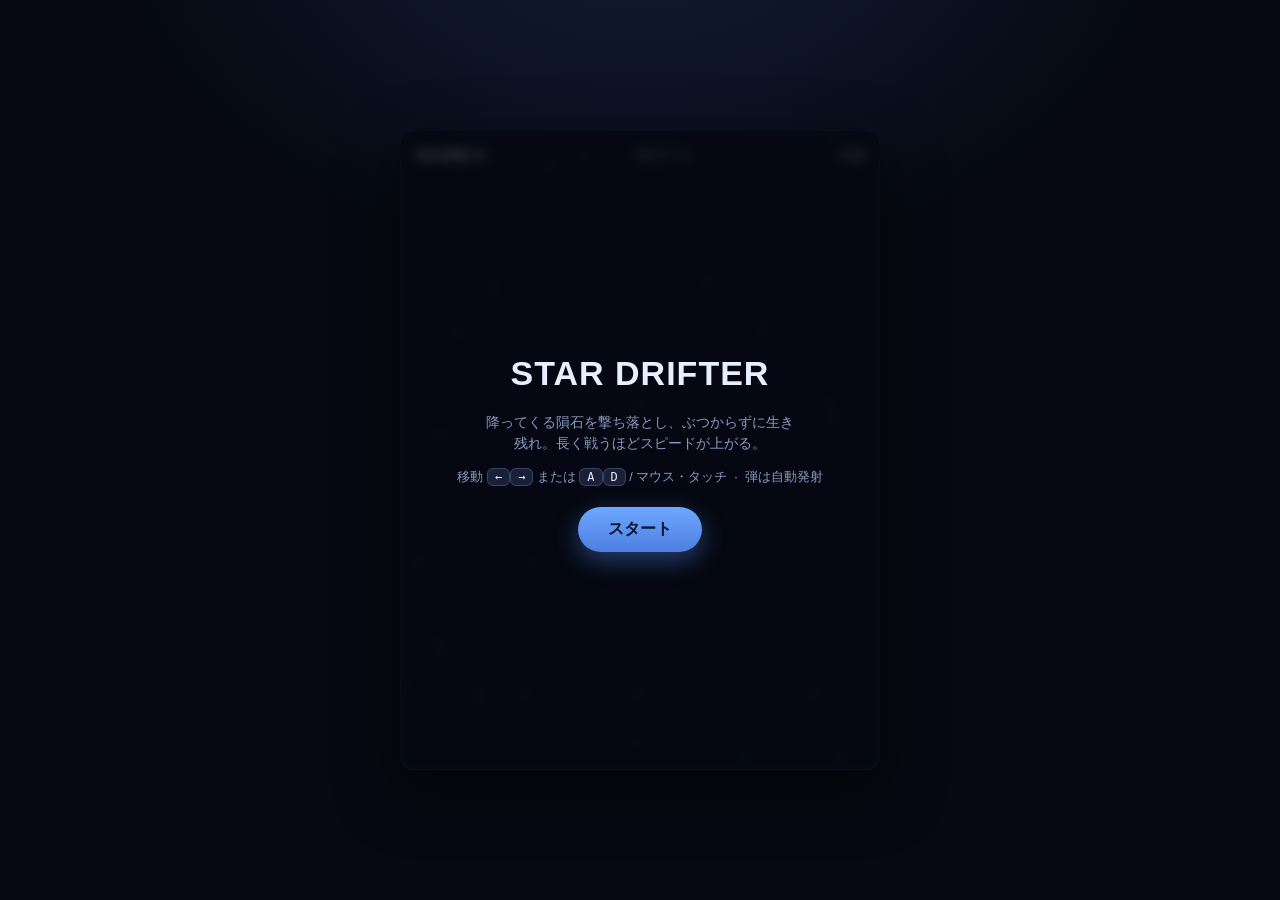
<file: index.html>
<!DOCTYPE html>
<html lang="ja">
<head>
<meta charset="UTF-8" />
<meta name="viewport" content="width=device-width, initial-scale=1.0, viewport-fit=cover, user-scalable=no" />
<title>Star Drifter — アーケードシューティング</title>

<!-- PWA: installable "app-like" experience -->
<link rel="manifest" href="manifest.webmanifest" />
<meta name="theme-color" content="#060912" />
<meta name="description" content="隕石を撃ち落として生き残るアーケードシューティング。" />
<!-- iOS: home-screen web app -->
<meta name="apple-mobile-web-app-capable" content="yes" />
<meta name="mobile-web-app-capable" content="yes" />
<meta name="apple-mobile-web-app-status-bar-style" content="black-translucent" />
<meta name="apple-mobile-web-app-title" content="Star Drifter" />
<link rel="apple-touch-icon" href="icons/apple-touch-icon.png" />
<link rel="icon" type="image/png" href="icons/icon-192.png" />
<style>
  :root {
    --bg: #060912;
    --accent: #6ea8ff;
    --text: #e8edff;
    --muted: #8c9ac0;
  }
  * { box-sizing: border-box; -webkit-tap-highlight-color: transparent; }
  html, body { height: 100%; margin: 0; }
  body {
    background: radial-gradient(900px 600px at 50% -10%, #131d36 0%, var(--bg) 60%);
    color: var(--text);
    font: 15px/1.5 -apple-system, BlinkMacSystemFont, "Segoe UI", Roboto, "Hiragino Sans", "Noto Sans JP", sans-serif;
    overflow: hidden;
    display: flex; align-items: center; justify-content: center;
    height: 100vh;
  }
  body {
    padding: env(safe-area-inset-top) env(safe-area-inset-right)
             env(safe-area-inset-bottom) env(safe-area-inset-left);
  }
  #wrap {
    position: relative;
    /* Scale the 480x640 board to fit the viewport, keeping aspect ratio. */
    width: min(480px, 100vw, calc((100vh - env(safe-area-inset-top) - env(safe-area-inset-bottom)) * 0.75));
    aspect-ratio: 480 / 640;
  }
  canvas {
    display: block;
    width: 100%; height: 100%;
    background: #060912;
    border: 1px solid rgba(120,150,220,0.25);
    border-radius: 14px;
    box-shadow: 0 20px 60px rgba(0,0,0,0.55);
    touch-action: none;
  }
  /* In installed/standalone mode fill the whole screen edge-to-edge. */
  @media (display-mode: standalone) {
    #wrap {
      width: min(100vw, calc((100vh - env(safe-area-inset-top) - env(safe-area-inset-bottom)) * 0.75));
    }
    canvas { border: none; border-radius: 0; }
  }
  .hud {
    position: absolute; top: 14px; left: 16px; right: 16px;
    display: flex; justify-content: space-between;
    font-weight: 650; font-size: 15px; letter-spacing: 0.3px;
    pointer-events: none; text-shadow: 0 1px 4px rgba(0,0,0,0.6);
  }
  .hud .muted { color: var(--muted); font-weight: 500; }
  .overlay {
    position: absolute; inset: 0;
    display: flex; flex-direction: column;
    align-items: center; justify-content: center;
    text-align: center; gap: 14px;
    background: rgba(6,9,18,0.72);
    backdrop-filter: blur(6px);
    border-radius: 14px;
  }
  .overlay.hidden { display: none; }
  .overlay h1 { margin: 0; font-size: 34px; letter-spacing: 1px; }
  .overlay h2 { margin: 0; font-size: 26px; color: var(--accent); }
  .overlay p { margin: 0; color: var(--muted); max-width: 320px; font-size: 13.5px; }
  .overlay .big { font-size: 18px; color: var(--text); }
  button {
    margin-top: 6px;
    background: linear-gradient(180deg, #6ea8ff, #4d7ee0);
    color: #06122c; border: none;
    padding: 12px 30px; border-radius: 999px;
    font-size: 16px; font-weight: 700; cursor: pointer;
    box-shadow: 0 8px 24px rgba(78,126,224,0.45);
    transition: transform 0.06s;
  }
  button:active { transform: translateY(2px); }
  .keys { color: var(--muted); font-size: 12.5px; }
  .keys kbd {
    background: rgba(120,150,220,0.18);
    border: 1px solid rgba(120,150,220,0.3);
    border-radius: 6px; padding: 1px 7px; font-size: 12px;
    color: var(--text);
  }
</style>
</head>
<body>
<div id="wrap">
  <canvas id="game" width="480" height="640"></canvas>
  <div class="hud">
    <div>SCORE <span id="score">0</span></div>
    <div class="muted">BEST <span id="best">0</span></div>
    <div>♥ <span id="lives">3</span></div>
  </div>

  <div class="overlay" id="overlay">
    <h1>STAR DRIFTER</h1>
    <p>降ってくる隕石を撃ち落とし、ぶつからずに生き残れ。長く戦うほどスピードが上がる。</p>
    <div class="keys">
      移動 <kbd>←</kbd><kbd>→</kbd> または <kbd>A</kbd><kbd>D</kbd> / マウス・タッチ &nbsp;·&nbsp; 弾は自動発射
    </div>
    <button id="startBtn">スタート</button>
  </div>
</div>

<script>
(function () {
  const canvas = document.getElementById("game");
  const ctx = canvas.getContext("2d");
  const W = canvas.width, H = canvas.height;

  const scoreEl = document.getElementById("score");
  const bestEl = document.getElementById("best");
  const livesEl = document.getElementById("lives");
  const overlay = document.getElementById("overlay");
  const startBtn = document.getElementById("startBtn");

  let best = +(localStorage.getItem("starDrifterBest") || 0);
  bestEl.textContent = best;

  const STATE = { MENU: 0, PLAY: 1, OVER: 2 };
  let state = STATE.MENU;

  const ship = { x: W / 2, y: H - 60, w: 30, h: 30, speed: 6, cooldown: 0 };
  let bullets, rocks, particles, stars;
  let score, lives, tick, spawnTimer, difficulty;
  const keys = {};
  let pointerX = null;

  function reset() {
    bullets = [];
    rocks = [];
    particles = [];
    stars = [];
    for (let i = 0; i < 70; i++) {
      stars.push({ x: Math.random() * W, y: Math.random() * H, z: Math.random() * 0.8 + 0.2 });
    }
    score = 0; lives = 3; tick = 0; spawnTimer = 0; difficulty = 1;
    ship.x = W / 2; ship.cooldown = 0;
    pointerX = null;
    updateHud();
  }

  function updateHud() {
    scoreEl.textContent = score;
    livesEl.textContent = lives;
  }

  function start() {
    reset();
    state = STATE.PLAY;
    overlay.classList.add("hidden");
  }

  function gameOver() {
    state = STATE.OVER;
    if (score > best) {
      best = score;
      localStorage.setItem("starDrifterBest", best);
      bestEl.textContent = best;
    }
    overlay.innerHTML =
      '<h1>GAME OVER</h1>' +
      '<h2>SCORE ' + score + '</h2>' +
      '<p class="big">ベスト ' + best + '</p>' +
      '<button id="startBtn">もう一度</button>';
    overlay.classList.remove("hidden");
    document.getElementById("startBtn").addEventListener("click", start);
  }

  function spawnRock() {
    const r = Math.random() * 16 + 14;
    rocks.push({
      x: Math.random() * (W - 2 * r) + r,
      y: -r,
      r: r,
      vx: (Math.random() - 0.5) * 1.5,
      vy: (Math.random() * 0.8 + 0.8) * difficulty,
      hp: Math.ceil(r / 12),
      spin: (Math.random() - 0.5) * 0.06,
      a: Math.random() * Math.PI,
    });
  }

  function burst(x, y, color, n) {
    for (let i = 0; i < n; i++) {
      const ang = Math.random() * Math.PI * 2;
      const sp = Math.random() * 3 + 1;
      particles.push({
        x, y,
        vx: Math.cos(ang) * sp,
        vy: Math.sin(ang) * sp,
        life: 1, color,
      });
    }
  }

  function update() {
    tick++;
    difficulty = 1 + tick / 2600;

    // ship movement
    let dir = 0;
    if (keys.ArrowLeft || keys.a || keys.A) dir -= 1;
    if (keys.ArrowRight || keys.d || keys.D) dir += 1;
    if (pointerX !== null) {
      const dx = pointerX - ship.x;
      if (Math.abs(dx) > 2) ship.x += Math.max(-ship.speed, Math.min(ship.speed, dx * 0.3));
    } else {
      ship.x += dir * ship.speed;
    }
    ship.x = Math.max(ship.w / 2, Math.min(W - ship.w / 2, ship.x));

    // shooting
    ship.cooldown--;
    if (ship.cooldown <= 0) {
      bullets.push({ x: ship.x, y: ship.y - 18, vy: -9 });
      ship.cooldown = 11;
    }

    // bullets
    for (let i = bullets.length - 1; i >= 0; i--) {
      const b = bullets[i];
      b.y += b.vy;
      if (b.y < -10) bullets.splice(i, 1);
    }

    // spawn
    spawnTimer--;
    if (spawnTimer <= 0) {
      spawnRock();
      spawnTimer = Math.max(18, 55 - tick / 60);
    }

    // rocks
    for (let i = rocks.length - 1; i >= 0; i--) {
      const rk = rocks[i];
      rk.x += rk.vx; rk.y += rk.vy; rk.a += rk.spin;
      if (rk.x < rk.r || rk.x > W - rk.r) rk.vx *= -1;

      // bullet hits
      for (let j = bullets.length - 1; j >= 0; j--) {
        const b = bullets[j];
        const dx = b.x - rk.x, dy = b.y - rk.y;
        if (dx * dx + dy * dy < rk.r * rk.r) {
          bullets.splice(j, 1);
          rk.hp--;
          burst(b.x, b.y, "180,210,255", 4);
          if (rk.hp <= 0) {
            score += Math.round(rk.r);
            burst(rk.x, rk.y, "255,180,120", 16);
            rocks.splice(i, 1);
            updateHud();
          }
          break;
        }
      }
      if (!rocks[i]) continue;

      // ship collision
      const dx = rk.x - ship.x, dy = rk.y - ship.y;
      if (dx * dx + dy * dy < (rk.r + 12) * (rk.r + 12)) {
        rocks.splice(i, 1);
        burst(ship.x, ship.y, "255,90,90", 24);
        lives--; updateHud();
        if (lives <= 0) { gameOver(); return; }
        continue;
      }
      if (rk.y > H + rk.r) rocks.splice(i, 1);
    }

    // particles
    for (let i = particles.length - 1; i >= 0; i--) {
      const p = particles[i];
      p.x += p.vx; p.y += p.vy; p.vy += 0.04; p.life -= 0.03;
      if (p.life <= 0) particles.splice(i, 1);
    }

    // stars scroll
    for (const s of stars) {
      s.y += s.z * 1.2 * difficulty;
      if (s.y > H) { s.y = 0; s.x = Math.random() * W; }
    }

    // passive score
    if (tick % 6 === 0) { score++; updateHud(); }
  }

  function drawShip() {
    ctx.save();
    ctx.translate(ship.x, ship.y);
    ctx.fillStyle = "#6ea8ff";
    ctx.beginPath();
    ctx.moveTo(0, -16);
    ctx.lineTo(13, 14);
    ctx.lineTo(0, 7);
    ctx.lineTo(-13, 14);
    ctx.closePath();
    ctx.fill();
    // thruster flame
    ctx.fillStyle = "rgba(255," + (140 + Math.random() * 80 | 0) + ",80,0.9)";
    ctx.beginPath();
    ctx.moveTo(-5, 10); ctx.lineTo(0, 18 + Math.random() * 8); ctx.lineTo(5, 10);
    ctx.closePath();
    ctx.fill();
    ctx.restore();
  }

  function drawRock(rk) {
    ctx.save();
    ctx.translate(rk.x, rk.y);
    ctx.rotate(rk.a);
    ctx.fillStyle = "#8a93ad";
    ctx.strokeStyle = "#c2c9dd";
    ctx.lineWidth = 1.5;
    ctx.beginPath();
    const sides = 7;
    for (let k = 0; k <= sides; k++) {
      const ang = (k / sides) * Math.PI * 2;
      const rad = rk.r * (0.78 + ((k * 13) % 5) / 18);
      const px = Math.cos(ang) * rad, py = Math.sin(ang) * rad;
      k === 0 ? ctx.moveTo(px, py) : ctx.lineTo(px, py);
    }
    ctx.closePath();
    ctx.fill();
    ctx.stroke();
    ctx.restore();
  }

  function render() {
    ctx.clearRect(0, 0, W, H);

    // stars
    for (const s of stars) {
      ctx.fillStyle = "rgba(200,215,255," + s.z + ")";
      ctx.fillRect(s.x, s.y, s.z * 2, s.z * 2);
    }

    if (state !== STATE.PLAY && state !== STATE.OVER) return;

    // bullets
    ctx.fillStyle = "#bfe0ff";
    for (const b of bullets) ctx.fillRect(b.x - 1.5, b.y - 8, 3, 12);

    for (const rk of rocks) drawRock(rk);

    // particles
    for (const p of particles) {
      ctx.fillStyle = "rgba(" + p.color + "," + p.life + ")";
      ctx.fillRect(p.x - 1.5, p.y - 1.5, 3, 3);
    }

    if (state === STATE.PLAY) drawShip();
  }

  function loop() {
    if (state === STATE.PLAY) update();
    render();
    requestAnimationFrame(loop);
  }

  // input
  window.addEventListener("keydown", e => {
    keys[e.key] = true;
    if (["ArrowLeft", "ArrowRight", " "].includes(e.key)) e.preventDefault();
    if (e.key !== "Tab") pointerX = null;
  });
  window.addEventListener("keyup", e => { keys[e.key] = false; });

  function pointerMove(clientX) {
    const rect = canvas.getBoundingClientRect();
    pointerX = (clientX - rect.left) * (W / rect.width);
  }
  canvas.addEventListener("mousemove", e => { if (state === STATE.PLAY) pointerMove(e.clientX); });
  canvas.addEventListener("touchstart", e => { e.preventDefault(); if (state === STATE.PLAY) pointerMove(e.touches[0].clientX); }, { passive: false });
  canvas.addEventListener("touchmove", e => { e.preventDefault(); if (state === STATE.PLAY) pointerMove(e.touches[0].clientX); }, { passive: false });

  startBtn.addEventListener("click", start);

  reset();
  loop();
})();

// Register the service worker so the game works offline and is installable.
if ("serviceWorker" in navigator) {
  window.addEventListener("load", function () {
    navigator.serviceWorker.register("sw.js").catch(function () {});
  });
}
</script>
</body>
</html>
</file>
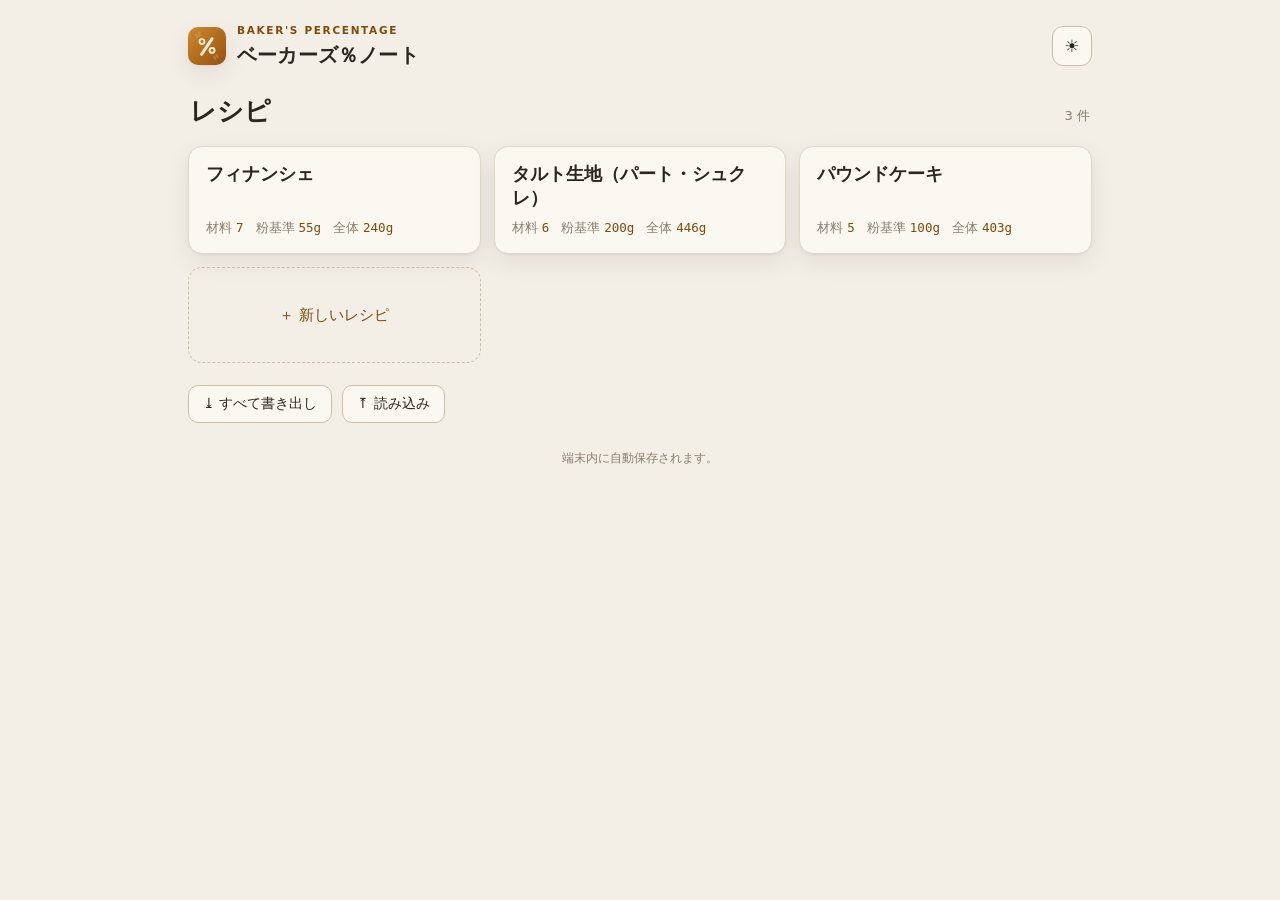
<file: bakers-note/index.html>
<!doctype html>
<html lang="ja">
<head>
<meta charset="utf-8">
<meta name="viewport" content="width=device-width, initial-scale=1, viewport-fit=cover">
<title>ベーカーズ％ノート</title>
<meta name="description" content="製菓レシピをベーカーズ％に変換し、倍率や粉の目標量で自動スケール。レシピを保存できる、ホーム画面に追加できるアプリ。">
<meta name="theme-color" content="#B5701C" media="(prefers-color-scheme: light)">
<meta name="theme-color" content="#17130F" media="(prefers-color-scheme: dark)">
<link rel="manifest" href="manifest.webmanifest">
<link rel="icon" type="image/svg+xml" href="icons/icon.svg">
<link rel="apple-touch-icon" href="icons/apple-touch-icon.png">
<meta name="apple-mobile-web-app-capable" content="yes">
<meta name="apple-mobile-web-app-status-bar-style" content="default">
<meta name="apple-mobile-web-app-title" content="ベーカーズ％">
<link rel="stylesheet" href="styles.css">
</head>
<body>
<div class="wrap">

  <div class="topbar">
    <div class="brand">
      <img class="logo" src="icons/icon.svg" alt="" width="38" height="38">
      <div class="txt">
        <span class="eyebrow">Baker's Percentage</span>
        <h1>ベーカーズ％ノート</h1>
      </div>
    </div>
    <button class="icon-btn" id="themeBtn" aria-label="表示テーマを切り替え"><span id="themeIcon">◑</span></button>
  </div>

  <!-- ===== library view ===== -->
  <section id="libView">
    <div class="lib-head">
      <h2>レシピ</h2>
      <span class="count" id="libCount"></span>
    </div>
    <div class="recipe-grid" id="recipeGrid"></div>
    <div class="lib-tools">
      <button class="text-btn" id="exportBtn">⤓ すべて書き出し</button>
      <button class="text-btn" id="importBtn">⤒ 読み込み</button>
      <input type="file" id="importFile" accept="application/json,.json" hidden>
    </div>
  </section>

  <!-- ===== editor view ===== -->
  <section id="edView" hidden>
    <div class="ed-head">
      <button class="back-btn" id="backBtn" aria-label="レシピ一覧へ戻る">‹ 一覧</button>
      <input class="title-in" id="titleIn" type="text" placeholder="レシピ名" aria-label="レシピ名">
      <span class="saved-flag" id="savedFlag">✓ 保存済み</span>
    </div>

    <div class="tiles">
      <div class="tile accent"><div class="k">粉類合計 (基準)</div><div class="v" id="tBase">—</div></div>
      <div class="tile"><div class="k">全体重量</div><div class="v" id="tTotal">—</div></div>
      <div class="tile"><div class="k">スケール後 粉類</div><div class="v" id="tBaseScaled">—</div></div>
      <div class="tile"><div class="k">スケール後 全体</div><div class="v" id="tTotalScaled">—</div></div>
    </div>

    <div class="warn" id="warn" hidden>「粉」列にチェックを入れて、基準（100%）になる材料を選んでください。</div>

    <div class="scaler">
      <span class="title">スケール</span>
      <div class="field">
        <label for="mult">倍率</label>
        <div class="row"><input id="mult" type="number" step="0.05" min="0" inputmode="decimal" value="1"><span class="unit">倍</span></div>
      </div>
      <div class="divider-x"></div>
      <div class="field">
        <label for="targetBase">粉類を…にする</label>
        <div class="row"><input id="targetBase" type="number" step="1" min="0" inputmode="decimal"><span class="unit">g</span></div>
      </div>
      <div class="divider-x"></div>
      <div class="field">
        <label>クイック</label>
        <div class="quick">
          <button data-m="1">×1</button><button data-m="1.5">×1.5</button>
          <button data-m="2">×2</button><button data-m="3">×3</button>
        </div>
      </div>
    </div>

    <div class="card">
      <div class="table-scroll">
        <table>
          <thead>
            <tr>
              <th>材料</th><th class="num">分量</th>
              <th class="mid">粉<span style="font-weight:400;text-transform:none;letter-spacing:0"> (基準)</span></th>
              <th class="num">ベーカーズ%</th><th class="num">スケール後</th><th class="mid"></th>
            </tr>
          </thead>
          <tbody id="rows"></tbody>
          <tfoot>
            <tr>
              <td class="tot-label">合計</td>
              <td class="num g" id="footG">—</td><td class="mid"></td>
              <td class="num pct" id="footPct">—</td>
              <td class="num scaled" id="footScaled">—</td><td></td>
            </tr>
          </tfoot>
        </table>
      </div>
      <div class="add-row"><button class="add-btn" id="addBtn">＋ 材料を追加</button></div>
    </div>

    <div class="ed-tools">
      <button class="text-btn" id="copyBtn">⧉ スケール後をコピー</button>
      <button class="text-btn" id="dupBtn">⧉ 複製</button>
      <button class="text-btn danger" id="delBtn">🗑 削除</button>
    </div>

    <div class="note-field">
      <label for="noteIn">メモ（作り方・気づき）</label>
      <textarea id="noteIn" placeholder="焼成温度、生地の状態、前回の反省など…"></textarea>
    </div>

    <p class="hint"><b>コツ</b><span>ベーカーズ%の数字は「粉類100gあたりのグラム数」。粉を2種類使うときは両方に「粉」チェックを入れると合計が基準になります。</span></p>
  </section>

  <footer class="note">端末内に自動保存されます。<span id="storeState"></span></footer>
</div>

<div class="toast" id="toast" role="status" aria-live="polite"></div>

<script src="app.js"></script>
</body>
</html>
</file>
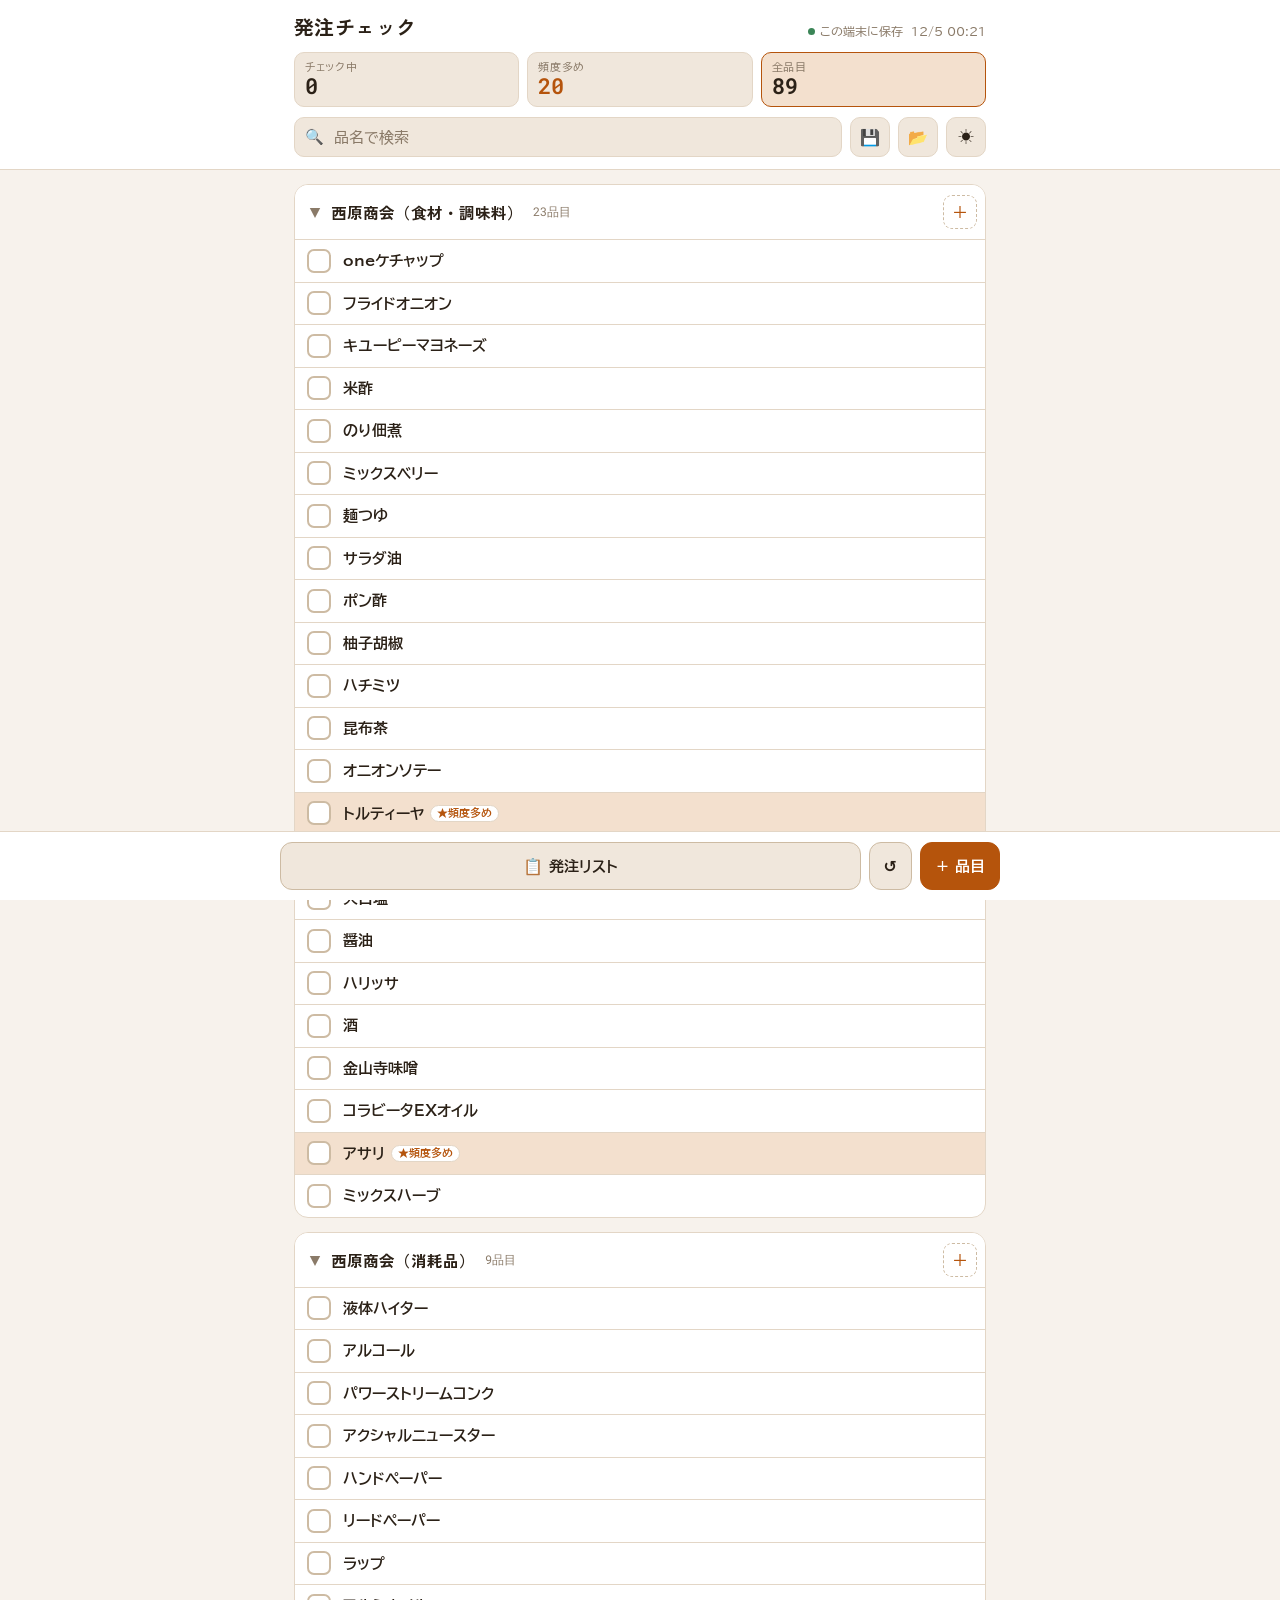
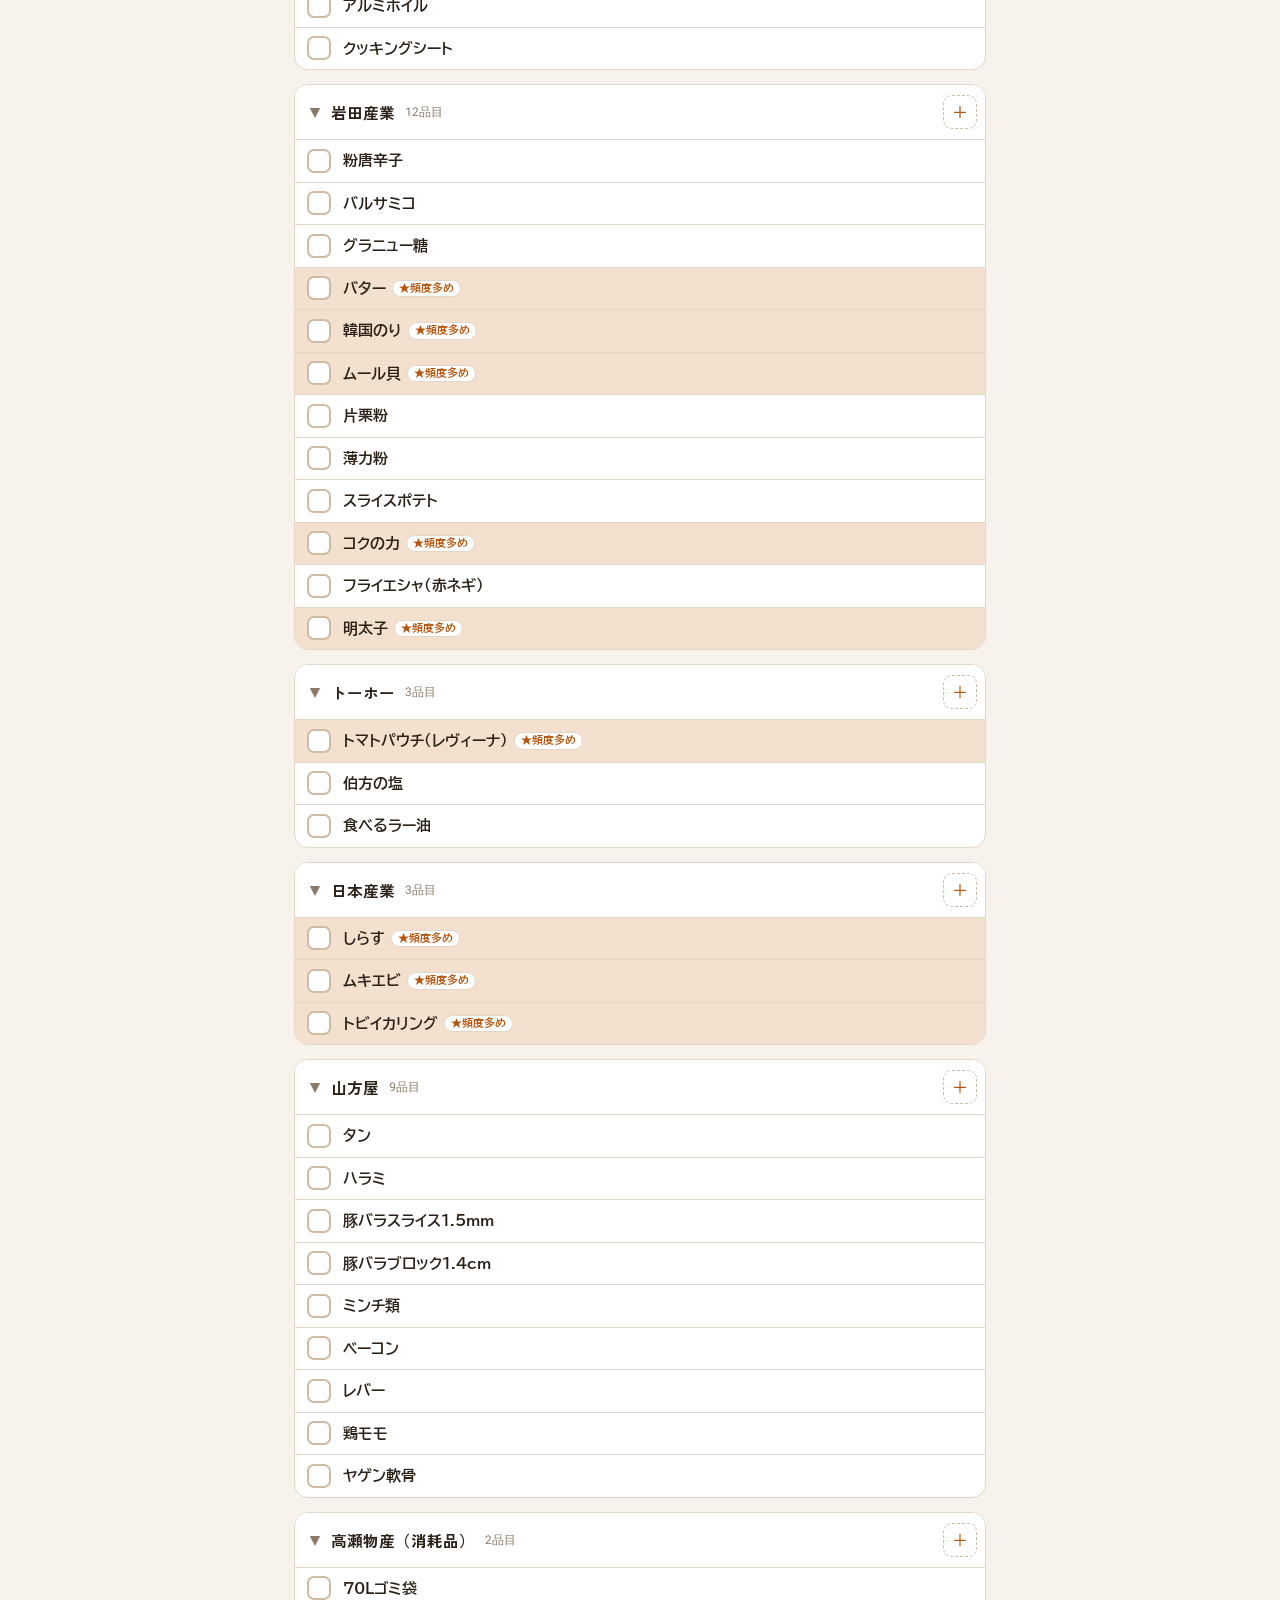
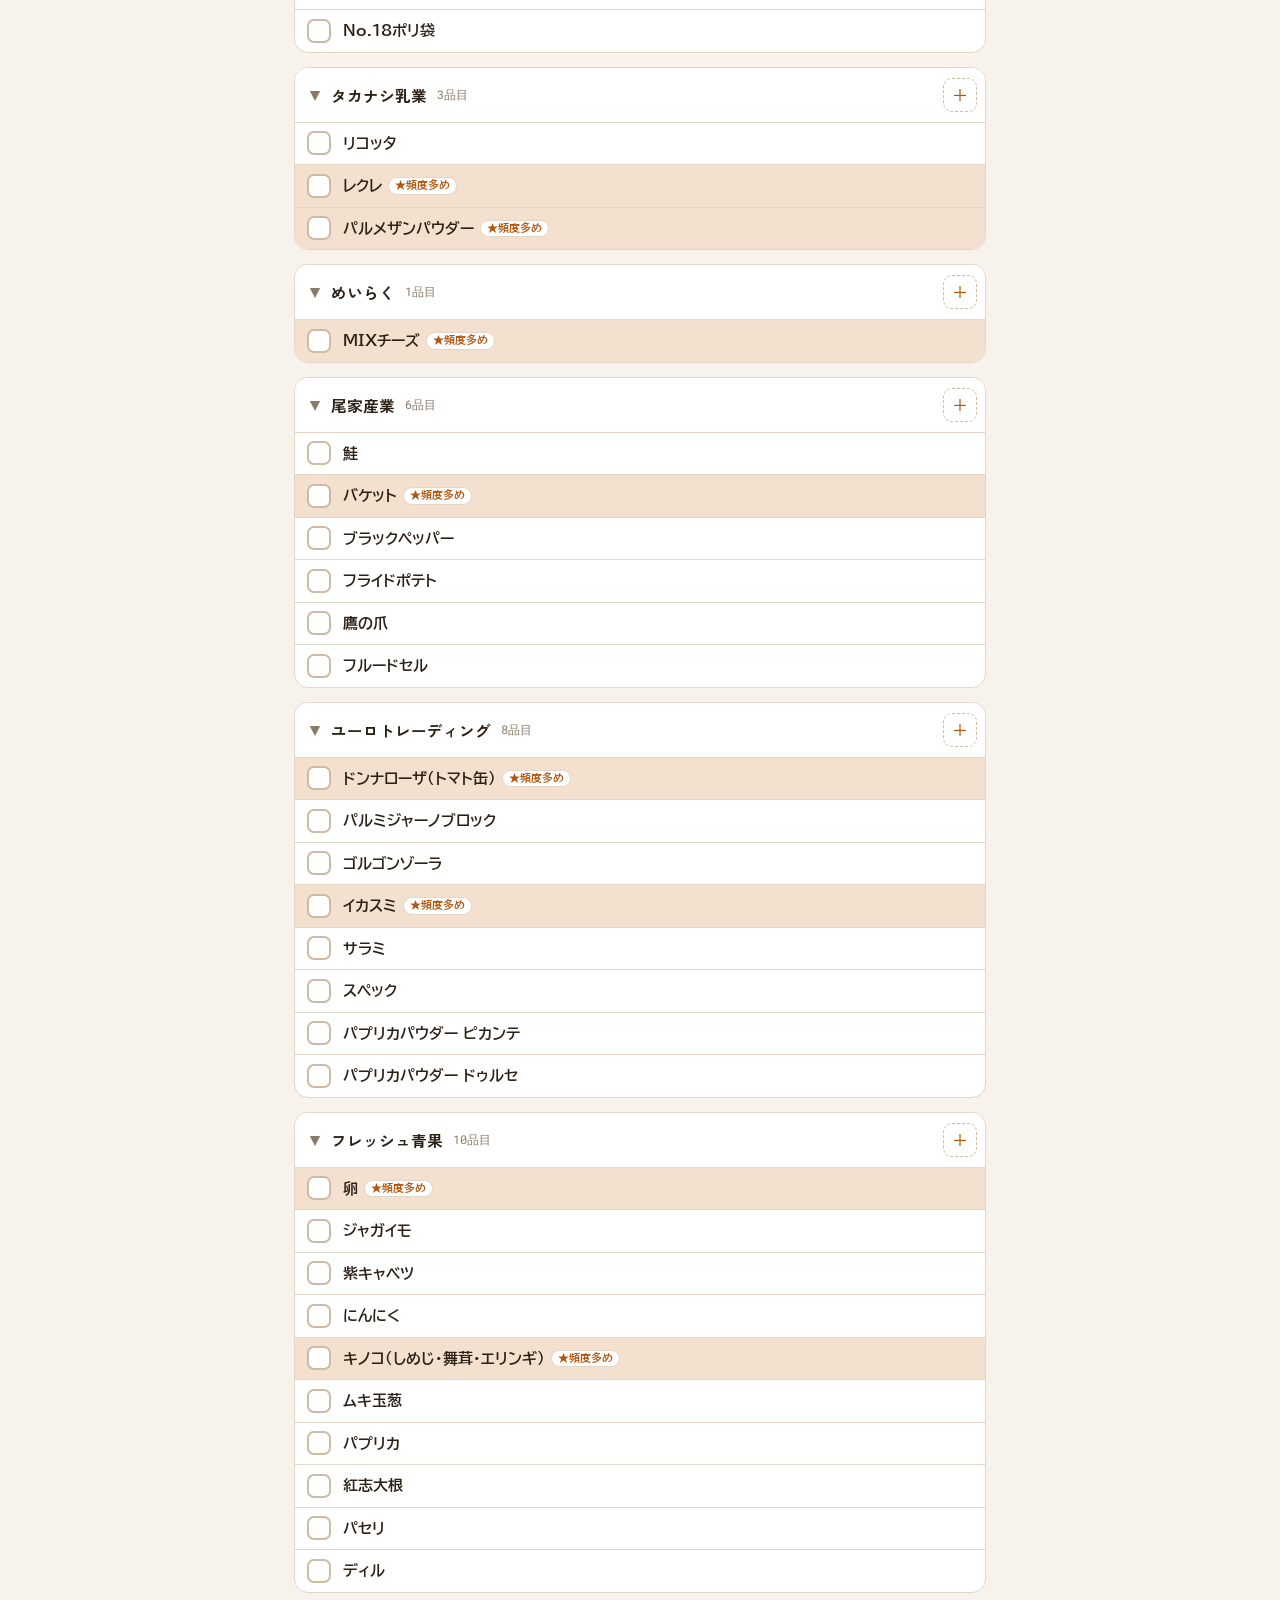
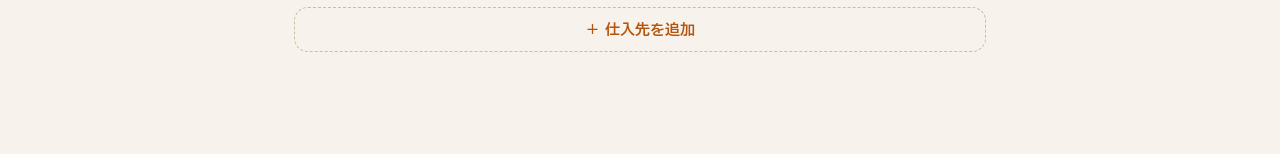
<file: order-list/index.html>
<!doctype html>
<html lang="ja">
<head>
<meta charset="utf-8">
<meta name="viewport" content="width=device-width, initial-scale=1, viewport-fit=cover">
<title>発注チェック</title>
<meta name="description" content="仕入先ごとに商品を並べて、発注する物にチェックを付けてコピーできる発注リストアプリ。">
<meta name="theme-color" content="#B5540C" media="(prefers-color-scheme: light)">
<meta name="theme-color" content="#1C140D" media="(prefers-color-scheme: dark)">
<link rel="manifest" href="manifest.webmanifest">
<link rel="icon" type="image/svg+xml" href="icons/icon.svg">
<link rel="apple-touch-icon" href="icons/apple-touch-icon.png">
<meta name="apple-mobile-web-app-capable" content="yes">
<meta name="apple-mobile-web-app-status-bar-style" content="default">
<meta name="apple-mobile-web-app-title" content="発注チェック">
<link rel="preconnect" href="https://fonts.googleapis.com">
<link rel="stylesheet" href="https://fonts.googleapis.com/css2?family=BIZ+UDPGothic:wght@400;700&family=Zen+Kaku+Gothic+New:wght@500;700&family=Roboto+Mono:wght@500;600&display=swap">
<link rel="stylesheet" href="styles.css">
</head>
<body>

<header class="top">
  <div class="wrap">
    <div class="brand">
      <h1>発注チェック</h1>
      <span class="mode local" id="mode"><span class="dot"></span><span id="modeTxt">この端末に保存</span></span>
    </div>
    <div class="stats" role="group" aria-label="絞り込み">
      <button class="stat on" data-filter="checked"><span class="k">チェック中</span><span class="v" id="nChecked">–</span></button>
      <button class="stat warn" data-filter="freq"><span class="k">頻度多め</span><span class="v" id="nFreq">–</span></button>
      <button class="stat" data-filter="all"><span class="k">全品目</span><span class="v" id="nAll">–</span></button>
    </div>
    <div class="tools">
      <label class="search"><span aria-hidden="true">🔍</span><input id="q" type="search" placeholder="品名で検索" autocomplete="off"></label>
      <button class="icon-btn" id="exportBtn" aria-label="バックアップを書き出し" title="書き出し">💾</button>
      <button class="icon-btn" id="importBtn" aria-label="バックアップを読み込み" title="読み込み">📂</button>
      <input type="file" id="importFile" accept="application/json,.json" hidden>
      <button class="icon-btn" id="themeBtn" aria-label="表示テーマ切替">◑</button>
    </div>
  </div>
</header>

<main><div class="wrap" id="list"></div></main>

<footer class="actions">
  <div class="wrap">
    <button class="btn grow" id="copyBtn"><span class="ic">📋</span>発注リスト</button>
    <button class="btn" id="resetBtn" aria-label="チェックを全解除"><span class="ic">↺</span></button>
    <button class="btn primary" id="addBtn">＋ 品目</button>
  </div>
</footer>

<div class="backdrop" id="backdrop" hidden></div>

<div class="sheet" id="sheet" hidden role="dialog" aria-modal="true" aria-labelledby="sheetTitle">
  <div class="grab"></div>
  <h3 id="sheetTitle">品目を編集</h3>
  <div class="form">
    <div class="f"><label for="eName">品名</label><input id="eName" type="text" placeholder="例：バター"></div>
    <div class="f"><label for="eSup">仕入先</label><select id="eSup"></select></div>
    <label class="check-row"><input type="checkbox" id="eFreq"><span>★ 頻度多め（発注忘れ防止で目立たせる）</span></label>
    <div class="f"><label for="eNote">備考</label><input id="eNote" type="text" placeholder="例：2ケースで"></div>
    <div class="meta" id="eMeta"></div>
    <div class="foot">
      <button class="btn danger" id="eDel">削除</button>
      <button class="btn grow primary" id="eSave">保存</button>
    </div>
  </div>
</div>

<div class="sheet" id="supSheet" hidden role="dialog" aria-modal="true" aria-labelledby="supTitle">
  <div class="grab"></div>
  <h3 id="supTitle">仕入先を追加</h3>
  <div class="form">
    <div class="f"><label for="supName">仕入先の名前</label><input id="supName" type="text" placeholder="例：〇〇食品"></div>
    <div class="foot"><button class="btn grow primary" id="supSave">追加</button></div>
  </div>
</div>

<div class="sheet" id="importSheet" hidden role="dialog" aria-modal="true" aria-labelledby="importTitle">
  <div class="grab"></div>
  <h3 id="importTitle">バックアップを読み込み</h3>
  <div class="form">
    <div class="preview" id="iPreview"></div>
    <p class="hint">読み込むと、<b>今のデータはこのファイルの内容に置き換わります</b>。念のため先に「💾 書き出し」で今の状態を保存しておくと安心です。</p>
    <div class="foot"><button class="btn grow primary" id="iApply">置き換えて読み込む</button></div>
  </div>
</div>

<div class="toast" id="toast" role="status" aria-live="polite"></div>

<script src="app.js"></script>
</body>
</html>
</file>
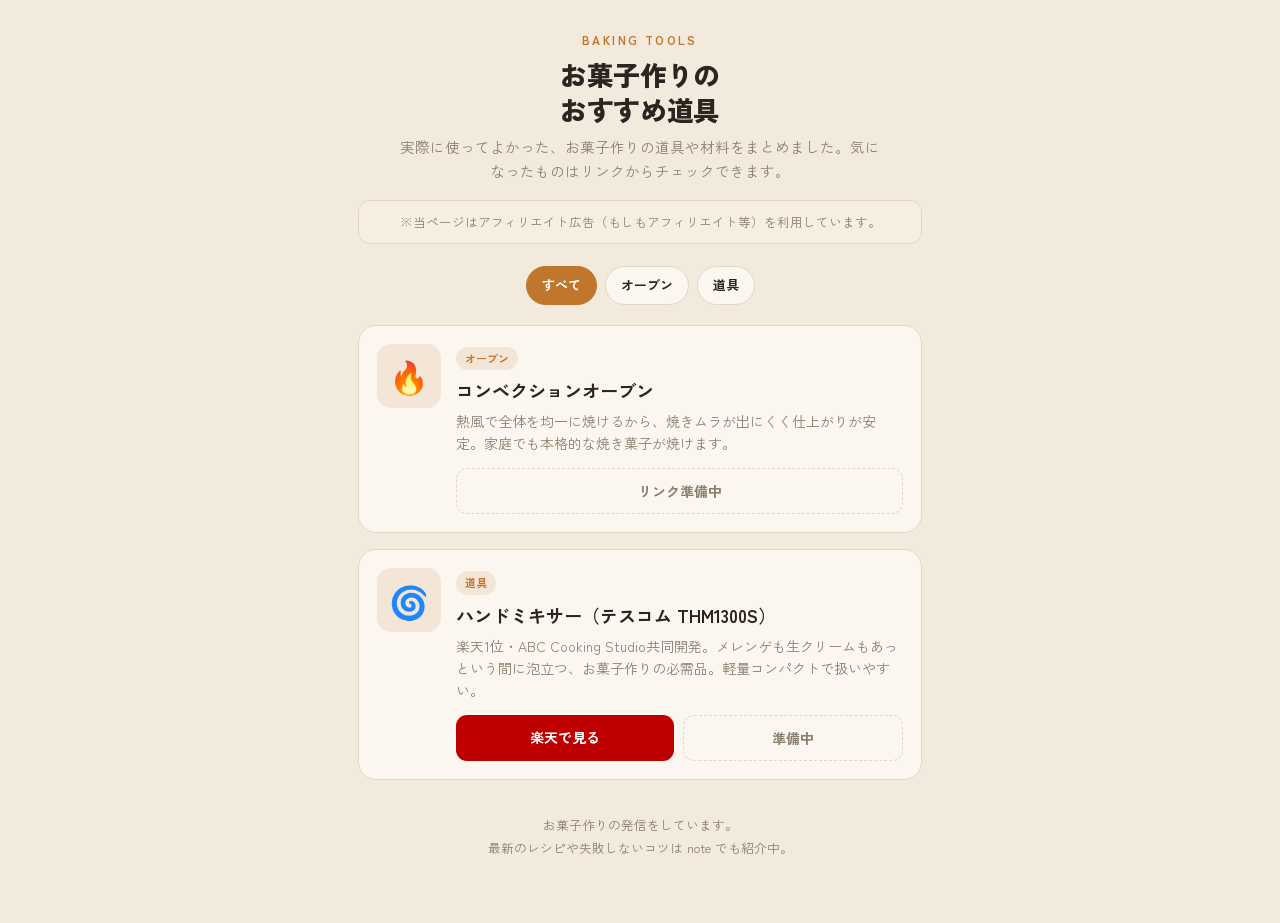
<file: osusume/index.html>
<!doctype html>
<html lang="ja">
<head>
<meta charset="utf-8">
<meta name="viewport" content="width=device-width, initial-scale=1, viewport-fit=cover">
<title>お菓子作りのおすすめ道具</title>
<meta name="description" content="実際に使ってよかった、お菓子作りのおすすめ道具・材料をまとめたページ。オーブンやハンドミキサーなど。">
<meta name="theme-color" content="#C1772B" media="(prefers-color-scheme: light)">
<meta name="theme-color" content="#191512" media="(prefers-color-scheme: dark)">
<link rel="manifest" href="manifest.webmanifest">
<link rel="icon" type="image/svg+xml" href="icons/icon.svg">
<link rel="apple-touch-icon" href="icons/icon.svg">
<meta name="apple-mobile-web-app-capable" content="yes">
<meta name="apple-mobile-web-app-status-bar-style" content="default">
<meta name="apple-mobile-web-app-title" content="おすすめ道具">
<link rel="preconnect" href="https://fonts.googleapis.com">
<link rel="preconnect" href="https://fonts.gstatic.com" crossorigin>
<link rel="stylesheet" href="https://fonts.googleapis.com/css2?family=Zen+Kaku+Gothic+New:wght@500;700;900&display=swap">
<style>
  :root{
    --bg:#F1EADD; --surface:#FBF7F0; --surface-2:#F5EEE1; --ink:#2B2420; --muted:#8C7F6F;
    --line:#E3D7C4; --brand:#C1772B; --brand-ink:#fff; --rakuten:#BF0000; --amazon:#E8890C;
    --tag:rgba(193,119,43,.13);
    --font:"Zen Kaku Gothic New","Hiragino Sans","Hiragino Kaku Gothic ProN","Yu Gothic",
           -apple-system,BlinkMacSystemFont,"Segoe UI",system-ui,sans-serif;
  }
  @media (prefers-color-scheme:dark){:root{
    --bg:#191512; --surface:#221C17; --surface-2:#2A2219; --ink:#F0E8DC; --muted:#A99A87;
    --line:#372D24; --brand:#D98B3E; --rakuten:#ff5a5a; --amazon:#F2A64A; --tag:rgba(217,139,62,.18);
  }}
  *{box-sizing:border-box;}
  body{margin:0;background:var(--bg);color:var(--ink);font-family:var(--font);line-height:1.6;
    -webkit-text-size-adjust:100%;}
  .wrap{max-width:600px;margin:0 auto;padding:30px 18px 64px;}
  header{text-align:center;margin-bottom:8px;}
  .kicker{font-size:12px;letter-spacing:.2em;color:var(--brand);font-weight:700;}
  h1{font-size:27px;font-weight:900;margin:8px 0 8px;letter-spacing:-.01em;line-height:1.3;}
  .lead{color:var(--muted);font-size:14.5px;margin:0 auto;max-width:34em;}

  .disclosure{margin:18px 0 22px;background:var(--surface-2);border:1px solid var(--line);
    border-radius:12px;padding:11px 14px;color:var(--muted);font-size:12.5px;text-align:center;}

  .filters{display:flex;flex-wrap:wrap;gap:8px;justify-content:center;margin-bottom:20px;}
  .filter{border:1px solid var(--line);background:var(--surface);color:var(--ink);font:inherit;
    font-size:13px;font-weight:700;padding:8px 15px;border-radius:999px;cursor:pointer;}
  .filter.on{background:var(--brand);color:var(--brand-ink);border-color:var(--brand);}

  .grid{display:flex;flex-direction:column;gap:16px;}
  .card{background:var(--surface);border:1px solid var(--line);border-radius:18px;padding:18px;
    display:flex;gap:15px;}
  .thumb{width:64px;height:64px;flex:none;border-radius:14px;background:var(--tag);
    display:flex;align-items:center;justify-content:center;font-size:32px;}
  .body{flex:1;min-width:0;}
  .tag{display:inline-block;font-size:11px;font-weight:700;color:var(--brand);background:var(--tag);
    padding:3px 9px;border-radius:999px;margin-bottom:6px;}
  .name{font-size:18px;font-weight:700;margin:0 0 5px;}
  .blurb{font-size:14px;color:var(--muted);margin:0 0 13px;}
  .btns{display:flex;flex-wrap:wrap;gap:9px;}
  .btn{flex:1;min-width:130px;text-align:center;text-decoration:none;font-weight:700;font-size:14px;
    padding:11px 12px;border-radius:11px;color:#fff;}
  .btn.rakuten{background:var(--rakuten);}
  .btn.amazon{background:var(--amazon);}
  .btn.soon{background:transparent;color:var(--muted);border:1px dashed var(--line);cursor:default;}

  footer{margin-top:34px;text-align:center;color:var(--muted);font-size:12.5px;line-height:1.8;}
  footer a{color:var(--brand);}
  @media (max-width:430px){h1{font-size:23px;} .card{padding:15px;gap:12px;} .thumb{width:54px;height:54px;font-size:27px;}}
</style>
</head>
<body>
<div class="wrap">
  <header>
    <div class="kicker">BAKING TOOLS</div>
    <h1>お菓子作りの<br>おすすめ道具</h1>
    <p class="lead">実際に使ってよかった、お菓子作りの道具や材料をまとめました。気になったものはリンクからチェックできます。</p>
  </header>

  <div class="disclosure">
    ※当ページはアフィリエイト広告（もしもアフィリエイト等）を利用しています。
  </div>

  <div class="filters" id="filters"></div>
  <div class="grid" id="grid"></div>

  <footer>
    お菓子作りの発信をしています。<br>
    最新のレシピや失敗しないコツは <a href="#" id="noteLink">note</a> でも紹介中。
  </footer>
</div>

<script>
/* ===== 商品リスト =====
   ここに商品を足すだけで、カードが増えます。
   rakuten / amazon には、もしもで発行したリンクURLを入れてください（空なら「準備中」表示）。 */
var PRODUCTS = [
  {
    name: "コンベクションオーブン",
    cat: "オーブン",
    emoji: "🔥",
    blurb: "熱風で全体を均一に焼けるから、焼きムラが出にくく仕上がりが安定。家庭でも本格的な焼き菓子が焼けます。",
    rakuten: "",
    amazon: ""
  },
  {
    name: "ハンドミキサー（テスコム THM1300S）",
    cat: "道具",
    emoji: "🌀",
    blurb: "楽天1位・ABC Cooking Studio共同開発。メレンゲも生クリームもあっという間に泡立つ、お菓子作りの必需品。軽量コンパクトで扱いやすい。",
    rakuten: "https://af.moshimo.com/af/c/click?a_id=5806591&p_id=54&pc_id=54&pl_id=616&url=https%3A%2F%2Fitem.rakuten.co.jp%2Ftescom-japan%2Fthm1300%2F&m=http%3A%2F%2Fm.rakuten.co.jp%2Ftescom-japan%2Fi%2F10000184%2F",
    amazon: ""
  }
];

/* note のプロフィール/トップURL（あれば入れてね） */
var NOTE_URL = "";

(function () {
  var grid = document.getElementById("grid");
  var filtersEl = document.getElementById("filters");
  var noteLink = document.getElementById("noteLink");
  if (NOTE_URL) { noteLink.href = NOTE_URL; noteLink.target = "_blank"; noteLink.rel = "noopener"; }
  else { noteLink.removeAttribute("href"); noteLink.style.color = "inherit"; noteLink.style.textDecoration = "none"; }

  var cats = ["すべて"];
  PRODUCTS.forEach(function (p) { if (cats.indexOf(p.cat) < 0) cats.push(p.cat); });
  var active = "すべて";

  function linkBtn(url, label, cls) {
    if (url) {
      return '<a class="btn ' + cls + '" href="' + url + '" target="_blank" rel="nofollow sponsored noopener">' + label + '</a>';
    }
    return '<span class="btn soon">準備中</span>';
  }

  function render() {
    grid.innerHTML = "";
    PRODUCTS.filter(function (p) { return active === "すべて" || p.cat === active; }).forEach(function (p) {
      var card = document.createElement("article");
      card.className = "card";
      var btns = "";
      if (!p.rakuten && !p.amazon) {
        btns = '<span class="btn soon">リンク準備中</span>';
      } else {
        btns = linkBtn(p.rakuten, "楽天で見る", "rakuten") + linkBtn(p.amazon, "Amazonで見る", "amazon");
      }
      card.innerHTML =
        '<div class="thumb">' + (p.emoji || "🧁") + '</div>' +
        '<div class="body">' +
          '<span class="tag">' + p.cat + '</span>' +
          '<h2 class="name">' + p.name + '</h2>' +
          '<p class="blurb">' + p.blurb + '</p>' +
          '<div class="btns">' + btns + '</div>' +
        '</div>';
      grid.appendChild(card);
    });
  }

  cats.forEach(function (c) {
    var b = document.createElement("button");
    b.className = "filter" + (c === active ? " on" : "");
    b.textContent = c;
    b.addEventListener("click", function () {
      active = c;
      Array.prototype.forEach.call(filtersEl.children, function (x) { x.classList.toggle("on", x.textContent === c); });
      render();
    });
    filtersEl.appendChild(b);
  });
  if (cats.length <= 2) filtersEl.style.display = "none";

  render();

  if ("serviceWorker" in navigator) {
    window.addEventListener("load", function () { navigator.serviceWorker.register("sw.js").catch(function(){}); });
  }
})();
</script>
</body>
</html>
</file>
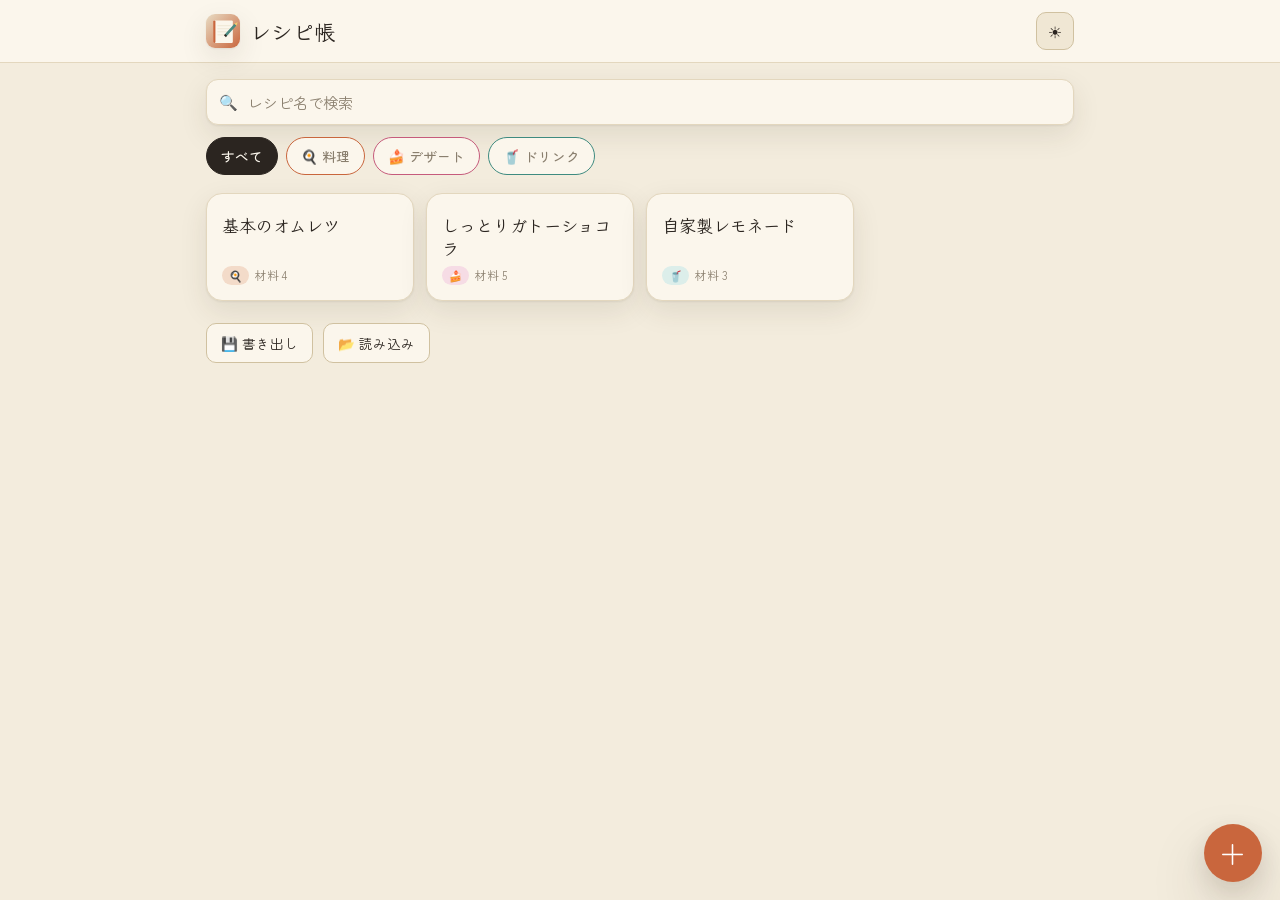
<file: recipe-book/index.html>
<!doctype html>
<html lang="ja">
<head>
<meta charset="utf-8">
<meta name="viewport" content="width=device-width, initial-scale=1, maximum-scale=1, viewport-fit=cover">
<title>レシピ帳</title>
<meta name="description" content="料理名・材料欄のテンプレに、Apple Pencilで自由に書き込めるレシピ帳。料理・デザート・ドリンクで分類。">
<meta name="theme-color" content="#C9663D" media="(prefers-color-scheme: light)">
<meta name="theme-color" content="#1B1612" media="(prefers-color-scheme: dark)">
<link rel="manifest" href="manifest.webmanifest">
<link rel="icon" type="image/svg+xml" href="icons/icon.svg">
<link rel="apple-touch-icon" href="icons/apple-touch-icon.png">
<meta name="apple-mobile-web-app-capable" content="yes">
<meta name="apple-mobile-web-app-status-bar-style" content="default">
<meta name="apple-mobile-web-app-title" content="レシピ帳">
<link rel="preconnect" href="https://fonts.googleapis.com">
<link rel="stylesheet" href="https://fonts.googleapis.com/css2?family=Klee+One:wght@400;600&family=Zen+Maru+Gothic:wght@400;500;700&display=swap">
<link rel="stylesheet" href="styles.css">
</head>
<body>

<!-- ===== library ===== -->
<section id="libView">
  <header class="top">
    <div class="wrap">
      <div class="brand">
        <img class="logo" src="icons/icon.svg" alt="" width="36" height="36">
        <h1>レシピ帳</h1>
      </div>
      <button class="icon-btn" id="themeBtn" aria-label="表示テーマ切替">◑</button>
    </div>
  </header>
  <main class="wrap">
    <div class="search">
      <span aria-hidden="true">🔍</span>
      <input id="q" type="search" placeholder="レシピ名で検索" autocomplete="off">
    </div>
    <div class="chips" id="catChips" role="group" aria-label="分類で絞り込み">
      <button class="chip on" data-cat="all">すべて</button>
      <button class="chip dish" data-cat="dish">🍳 料理</button>
      <button class="chip dessert" data-cat="dessert">🍰 デザート</button>
      <button class="chip drink" data-cat="drink">🥤 ドリンク</button>
    </div>
    <div class="grid" id="grid"></div>
    <div class="libtools">
      <button class="text-btn" id="exportBtn">💾 書き出し</button>
      <button class="text-btn" id="importBtn">📂 読み込み</button>
      <input type="file" id="importFile" accept="application/json,.json" hidden>
    </div>
  </main>
  <button class="fab" id="addBtn" aria-label="新しいレシピ">＋</button>
</section>

<!-- ===== editor ===== -->
<section id="edView" hidden>
  <header class="top ed">
    <div class="wrap">
      <button class="icon-btn" id="backBtn" aria-label="一覧へ戻る">‹</button>
      <div class="ed-chips" id="catPicker" role="group" aria-label="分類">
        <button class="chip dish" data-cat="dish">🍳 料理</button>
        <button class="chip dessert" data-cat="dessert">🍰 デザート</button>
        <button class="chip drink" data-cat="drink">🥤 ドリンク</button>
      </div>
      <div class="ed-right">
        <button class="icon-btn" id="moreBtn" aria-label="その他の操作">⋯</button>
      </div>
    </div>
  </header>

  <div class="modebar">
    <div class="wrap mb-row">
      <div class="seg" role="group" aria-label="モード">
        <button class="seg-btn on" data-mode="type">⌨️ 入力</button>
        <button class="seg-btn" data-mode="draw">✏️ 書き込み</button>
      </div>
      <div class="pentools" id="pentools" hidden>
        <div class="swatches" id="swatches" role="group" aria-label="ペンの色">
          <button class="sw on" data-pen="ink" style="--c:#2B2520" aria-label="黒"></button>
          <button class="sw" data-pen="red" style="--c:#C0392B" aria-label="赤"></button>
          <button class="sw" data-pen="pencil" style="--c:#8A7F6E" aria-label="鉛筆"></button>
          <button class="sw hi" data-pen="highlight" style="--c:#FFD400" aria-label="蛍光ペン"></button>
        </div>
        <button class="pt-btn" id="widthBtn" aria-label="太さ切替" title="太さ">細</button>
        <button class="pt-btn" id="eraserBtn" aria-label="消しゴム" title="消しゴム">🧹</button>
        <button class="pt-btn" id="undoBtn" aria-label="元に戻す" title="元に戻す">↩︎</button>
        <button class="pt-btn ghost" id="fingerBtn" aria-label="指でも描ける 切替" title="指でも描ける">✍️ 指OFF</button>
      </div>
    </div>
  </div>

  <main class="stage" id="stage">
    <div class="paper-wrap">
      <div class="paper" id="paper">
        <div class="rule-margin"></div>
        <div class="paper-fields">
          <div class="f-title">
            <label for="titleIn">料理名</label>
            <input id="titleIn" type="text" placeholder="レシピの名前">
          </div>
          <div class="f-ing">
            <div class="f-ing-head">
              <span>材料</span>
              <button class="add-ing" id="addIngBtn">＋ 材料を追加</button>
            </div>
            <div id="ingList"></div>
          </div>
          <div class="memo-label">— メモ・手書き —</div>
        </div>
        <canvas id="ink" aria-label="手書きメモ"></canvas>
      </div>
      <button class="grow-btn" id="growBtn">＋ ページを伸ばす</button>
    </div>
  </main>
</section>

<div class="backdrop" id="moreBackdrop" hidden></div>
<div class="sheet" id="moreSheet" hidden role="dialog" aria-modal="true">
  <div class="grab"></div>
  <button class="sheet-item" id="dupItem">⧉ 複製</button>
  <button class="sheet-item danger" id="delItem">🗑 削除</button>
</div>

<div class="toast" id="toast" role="status" aria-live="polite"></div>

<script src="app.js"></script>
</body>
</html>
</file>
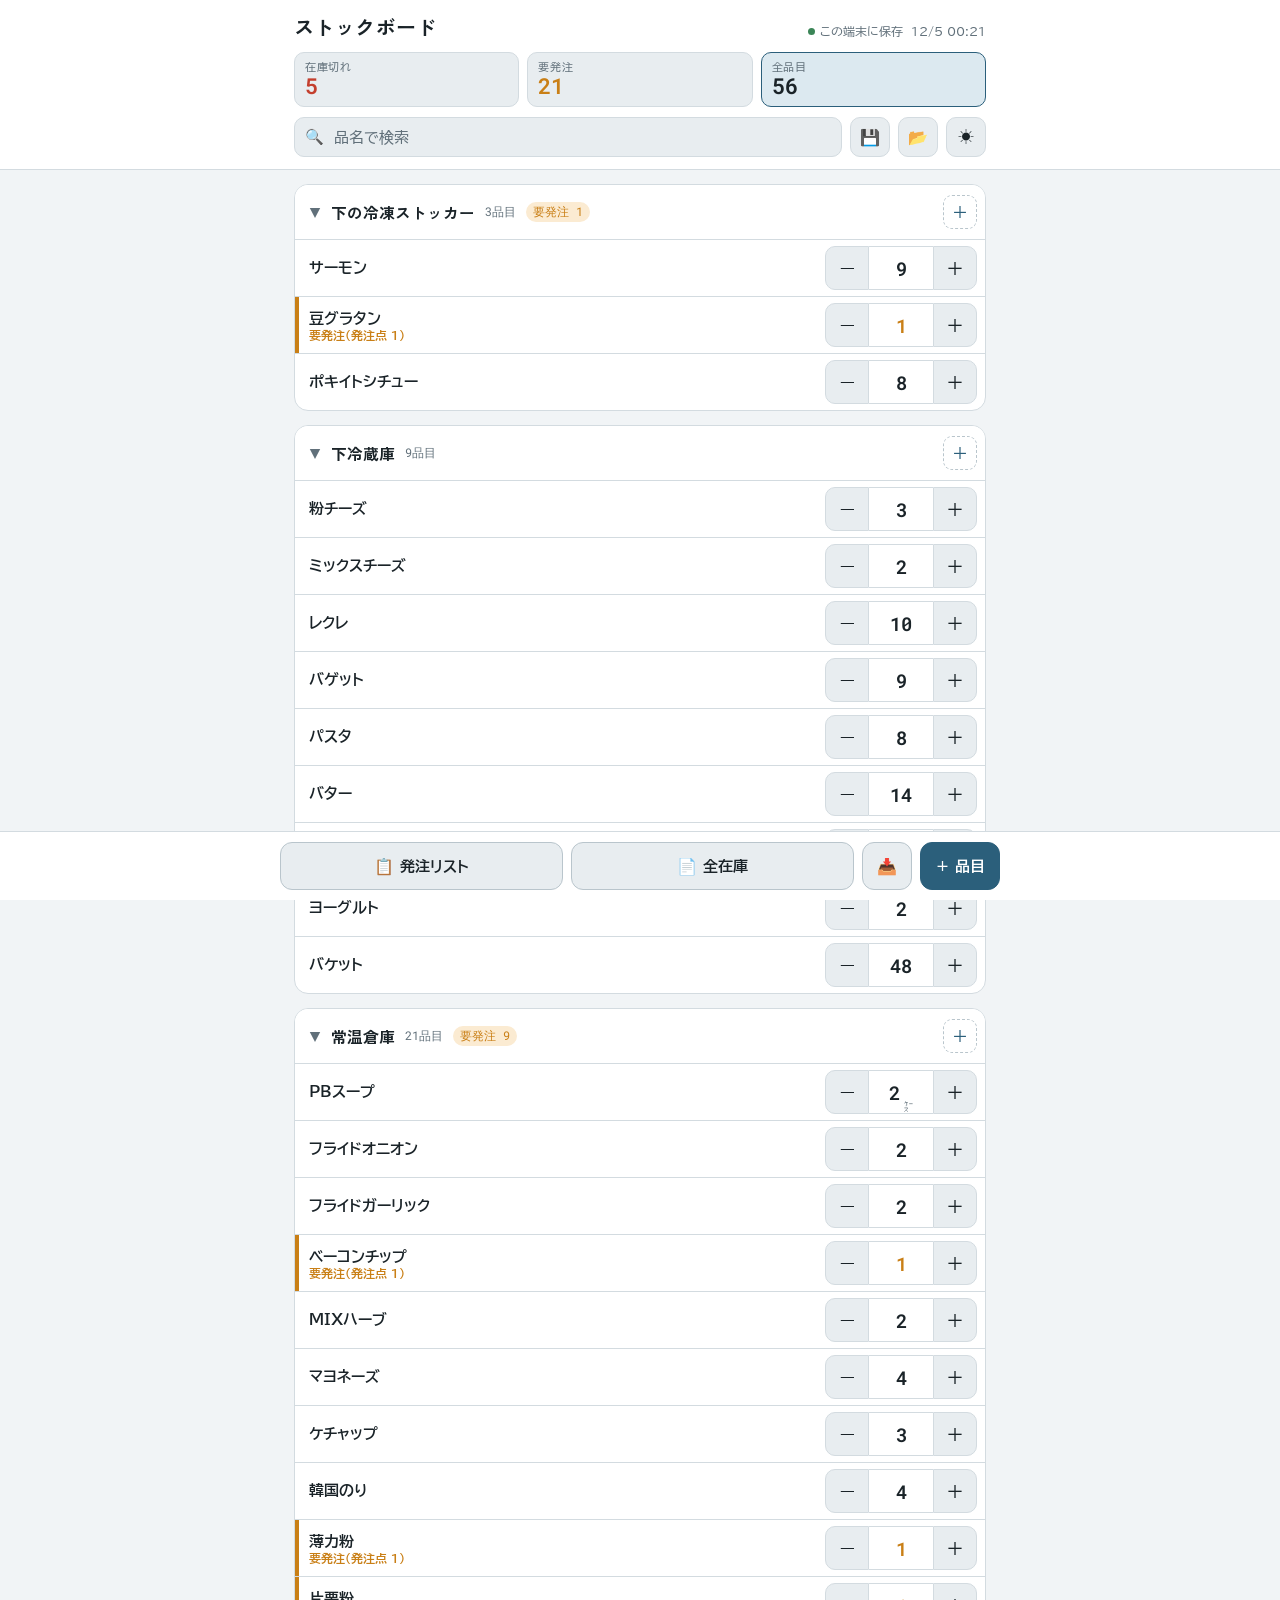
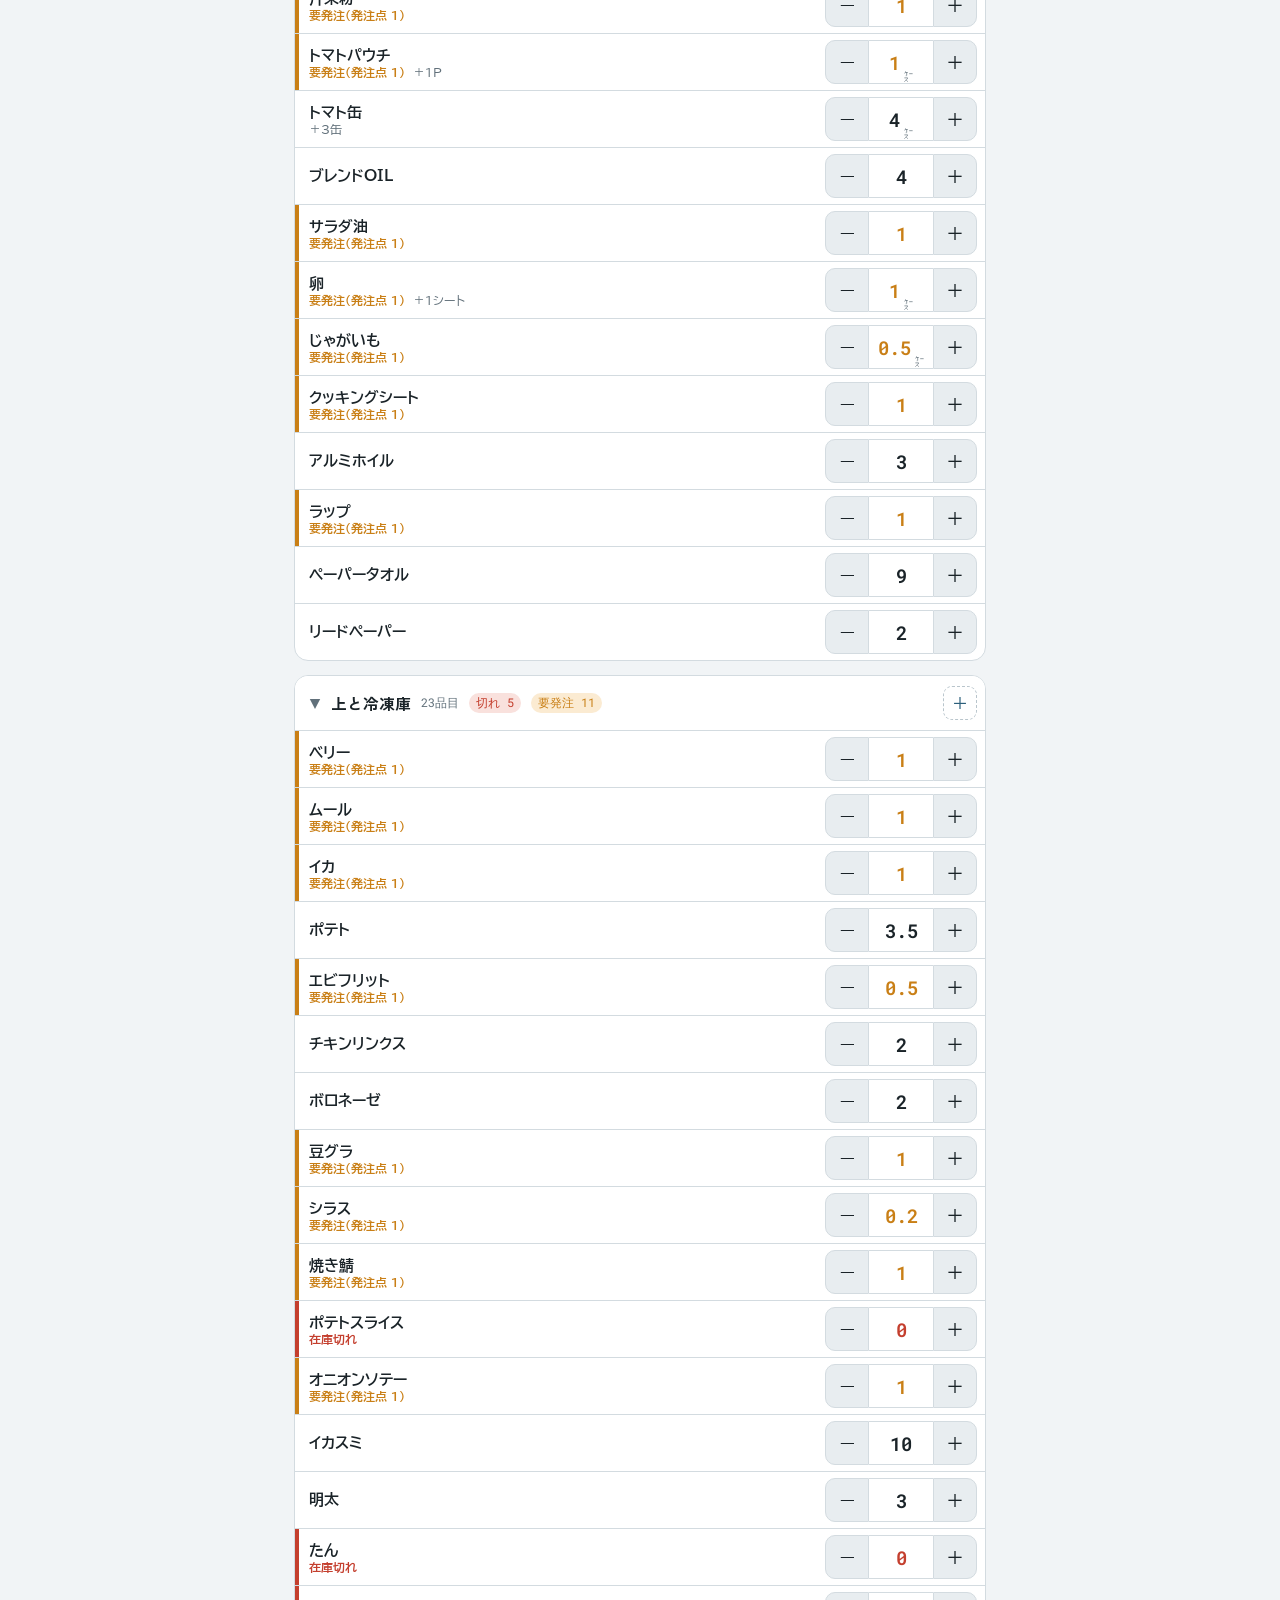
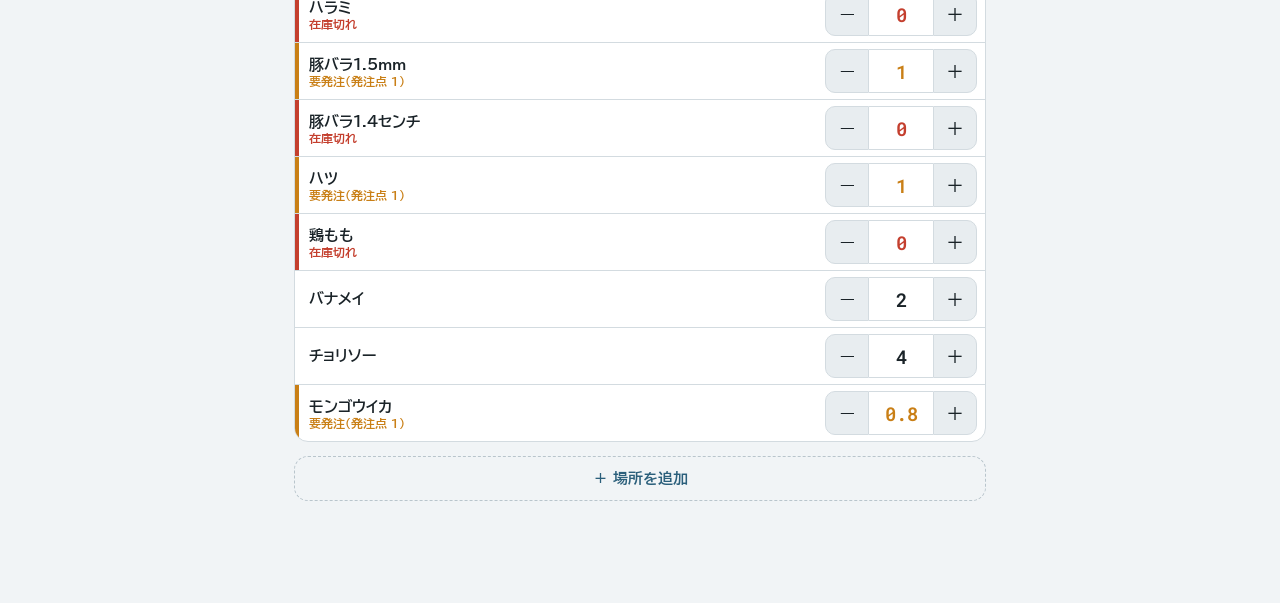
<file: stock-board/index.html>
<!doctype html>
<html lang="ja">
<head>
<meta charset="utf-8">
<meta name="viewport" content="width=device-width, initial-scale=1, viewport-fit=cover">
<title>ストックボード</title>
<meta name="description" content="お店の冷凍・冷蔵・常温の在庫を場所ごとに数えて、要発注リストをコピーできる在庫アプリ。">
<meta name="theme-color" content="#2B5F7B" media="(prefers-color-scheme: light)">
<meta name="theme-color" content="#11181C" media="(prefers-color-scheme: dark)">
<link rel="manifest" href="manifest.webmanifest">
<link rel="icon" type="image/svg+xml" href="icons/icon.svg">
<link rel="apple-touch-icon" href="icons/apple-touch-icon.png">
<meta name="apple-mobile-web-app-capable" content="yes">
<meta name="apple-mobile-web-app-status-bar-style" content="default">
<meta name="apple-mobile-web-app-title" content="ストック">
<link rel="preconnect" href="https://fonts.googleapis.com">
<link rel="stylesheet" href="https://fonts.googleapis.com/css2?family=BIZ+UDPGothic:wght@400;700&family=Zen+Kaku+Gothic+New:wght@500;700&family=Roboto+Mono:wght@500;600&display=swap">
<link rel="stylesheet" href="styles.css">
</head>
<body>

<header class="top">
  <div class="wrap">
    <div class="brand">
      <h1>ストックボード</h1>
      <span class="mode local" id="mode"><span class="dot"></span><span id="modeTxt">この端末に保存</span></span>
    </div>
    <div class="stats" role="group" aria-label="絞り込み">
      <button class="stat crit" data-filter="out"><span class="k">在庫切れ</span><span class="v" id="nOut">–</span></button>
      <button class="stat warn" data-filter="low"><span class="k">要発注</span><span class="v" id="nLow">–</span></button>
      <button class="stat on" data-filter="all"><span class="k">全品目</span><span class="v" id="nAll">–</span></button>
    </div>
    <div class="tools">
      <label class="search"><span aria-hidden="true">🔍</span><input id="q" type="search" placeholder="品名で検索" autocomplete="off"></label>
      <button class="icon-btn" id="exportBtn" aria-label="バックアップを書き出し" title="書き出し">💾</button>
      <button class="icon-btn" id="importBtn" aria-label="バックアップを読み込み" title="読み込み">📂</button>
      <input type="file" id="importFile" accept="application/json,.json" hidden>
      <button class="icon-btn" id="themeBtn" aria-label="表示テーマ切替">◑</button>
    </div>
  </div>
</header>

<main><div class="wrap" id="list"></div></main>

<footer class="actions">
  <div class="wrap">
    <button class="btn grow" id="copyBtn"><span class="ic">📋</span>発注リスト</button>
    <button class="btn grow" id="copyAllBtn"><span class="ic">📄</span>全在庫</button>
    <button class="btn" id="pasteBtn" aria-label="貼り付けで一括追加"><span class="ic">📥</span></button>
    <button class="btn primary" id="addBtn">＋ 品目</button>
  </div>
</footer>

<div class="backdrop" id="backdrop" hidden></div>

<div class="sheet" id="sheet" hidden role="dialog" aria-modal="true" aria-labelledby="sheetTitle">
  <div class="grab"></div>
  <h3 id="sheetTitle">品目を編集</h3>
  <div class="form">
    <div class="f"><label for="eName">品名</label><input id="eName" type="text" placeholder="例：サーモン"></div>
    <div class="grid2">
      <div class="f"><label for="eQty">数量</label><input id="eQty" type="number" step="0.1" min="0" inputmode="decimal"></div>
      <div class="f"><label for="eUnit">単位</label>
        <select id="eUnit">
          <option value="">（なし）</option><option>㌜</option><option>P</option><option>缶</option><option>袋</option>
          <option>本</option><option>個</option><option>kg</option><option>シート</option><option>枚</option>
        </select>
      </div>
    </div>
    <div class="grid2">
      <div class="f"><label for="eLoc">場所</label><select id="eLoc"></select></div>
      <div class="f"><label for="eMin">発注点</label><input id="eMin" type="number" step="0.5" min="0" inputmode="decimal"><span class="hint">この数以下で「要発注」</span></div>
    </div>
    <div class="f"><label for="eMemo">メモ（端数・備考）</label><input id="eMemo" type="text" placeholder="例：＋3缶 / 開封済み1"></div>
    <div class="meta" id="eMeta"></div>
    <div class="foot">
      <button class="btn danger" id="eDel">削除</button>
      <button class="btn grow primary" id="eSave">保存</button>
    </div>
  </div>
</div>

<div class="sheet" id="locSheet" hidden role="dialog" aria-modal="true" aria-labelledby="locTitle">
  <div class="grab"></div>
  <h3 id="locTitle">場所を追加</h3>
  <div class="form">
    <div class="f"><label for="lName">場所の名前</label><input id="lName" type="text" placeholder="例：ドリンク冷蔵庫"></div>
    <div class="foot"><button class="btn grow primary" id="lSave">追加</button></div>
  </div>
</div>

<div class="sheet" id="pasteSheet" hidden role="dialog" aria-modal="true" aria-labelledby="pasteTitle">
  <div class="grab"></div>
  <h3 id="pasteTitle">貼り付けで一括追加</h3>
  <div class="form">
    <div class="f"><label for="pLoc">追加先の場所</label><select id="pLoc"></select></div>
    <div class="f"><label for="pText">1行に「品名 数量」で貼り付け</label>
      <textarea id="pText" placeholder="サーモン 9&#10;豆グラタン:1&#10;PBスープ 2㌜&#10;トマト缶 4㌜と3缶"></textarea>
      <span class="hint">同じ場所に同じ品名があれば「数量を更新」、なければ「新規追加」になります。</span>
    </div>
    <div class="preview" id="pPreview">貼り付けると、追加・更新の件数がここに出ます</div>
    <div class="foot"><button class="btn grow primary" id="pApply">反映する</button></div>
  </div>
</div>

<div class="sheet" id="importSheet" hidden role="dialog" aria-modal="true" aria-labelledby="importTitle">
  <div class="grab"></div>
  <h3 id="importTitle">バックアップを読み込み</h3>
  <div class="form">
    <div class="preview" id="iPreview"></div>
    <p class="hint">読み込むと、<b>今の在庫データはこのファイルの内容に置き換わります</b>。念のため先に「💾 書き出し」で今の状態を保存しておくと安心です。</p>
    <div class="foot"><button class="btn grow primary" id="iApply">置き換えて読み込む</button></div>
  </div>
</div>

<div class="toast" id="toast" role="status" aria-live="polite"></div>

<script src="app.js"></script>
</body>
</html>
</file>
<file: bakers-note/styles.css>
/* ===== ベーカーズ％ノート — browned-butter & honey palette ===== */
:root {
  --paper:      #F3EEE6;
  --surface:    #FBF8F2;
  --surface-2:  #F0E9DD;
  --ink:        #2C2621;
  --muted:      #8B7E6E;
  --line:       #E1D8C8;
  --line-strong:#CDBFA8;
  --accent:     #B5701C;
  --accent-ink: #7E4C0E;
  --accent-tint:#F5E7CF;
  --wheat:      #E7C87F;
  --wheat-tint: #F6EACB;
  --danger:     #A8432B;
  --danger-tint:#F4DDD5;
  --good:       #4F7D5C;
  --shadow:     0 1px 2px rgba(56,42,20,.06), 0 8px 24px rgba(56,42,20,.08);
  --shadow-lg:  0 6px 18px rgba(56,42,20,.10), 0 24px 60px rgba(56,42,20,.14);
  --radius: 14px;
  --f-display: "Hoefler Text","Iowan Old Style","Palatino Linotype","Palatino",Georgia,serif;
  --f-body: system-ui,-apple-system,"Segoe UI","Hiragino Sans","Noto Sans JP",sans-serif;
  --f-num: "SF Mono","JetBrains Mono",ui-monospace,"Menlo",monospace;
}
@media (prefers-color-scheme: dark) {
  :root {
    --paper:#17130F; --surface:#211B15; --surface-2:#2A231B; --ink:#EFE7DA;
    --muted:#A59785; --line:#372F24; --line-strong:#4A4030; --accent:#E0A24E;
    --accent-ink:#F0C583; --accent-tint:#3A2C16; --wheat:#C7A24E; --wheat-tint:#322815;
    --danger:#E08468; --danger-tint:#3A211A; --good:#7FB08C;
    --shadow:0 1px 2px rgba(0,0,0,.3),0 10px 30px rgba(0,0,0,.35);
    --shadow-lg:0 8px 24px rgba(0,0,0,.4),0 30px 70px rgba(0,0,0,.5);
  }
}
:root[data-theme="light"] {
  --paper:#F3EEE6; --surface:#FBF8F2; --surface-2:#F0E9DD; --ink:#2C2621;
  --muted:#8B7E6E; --line:#E1D8C8; --line-strong:#CDBFA8; --accent:#B5701C;
  --accent-ink:#7E4C0E; --accent-tint:#F5E7CF; --wheat:#E7C87F; --wheat-tint:#F6EACB;
  --danger:#A8432B; --danger-tint:#F4DDD5; --good:#4F7D5C;
  --shadow:0 1px 2px rgba(56,42,20,.06),0 8px 24px rgba(56,42,20,.08);
  --shadow-lg:0 6px 18px rgba(56,42,20,.10),0 24px 60px rgba(56,42,20,.14);
}
:root[data-theme="dark"] {
  --paper:#17130F; --surface:#211B15; --surface-2:#2A231B; --ink:#EFE7DA;
  --muted:#A59785; --line:#372F24; --line-strong:#4A4030; --accent:#E0A24E;
  --accent-ink:#F0C583; --accent-tint:#3A2C16; --wheat:#C7A24E; --wheat-tint:#322815;
  --danger:#E08468; --danger-tint:#3A211A; --good:#7FB08C;
  --shadow:0 1px 2px rgba(0,0,0,.3),0 10px 30px rgba(0,0,0,.35);
  --shadow-lg:0 8px 24px rgba(0,0,0,.4),0 30px 70px rgba(0,0,0,.5);
}

* { box-sizing: border-box; }
html { -webkit-text-size-adjust: 100%; }
body {
  margin: 0; background: var(--paper); color: var(--ink);
  font-family: var(--f-body); line-height: 1.6; -webkit-font-smoothing: antialiased;
  min-height: 100dvh;
  /* safe-area for iOS home-screen app */
  padding: env(safe-area-inset-top) env(safe-area-inset-right) env(safe-area-inset-bottom) env(safe-area-inset-left);
}
.wrap { max-width: 940px; margin: 0 auto; padding: 22px 18px 96px; }

button { font-family: inherit; }
[hidden] { display: none !important; }

/* ---- top bar ---- */
.topbar { display: flex; align-items: center; justify-content: space-between; gap: 12px; margin-bottom: 20px; }
.topbar .brand { display: flex; align-items: center; gap: 11px; min-width: 0; }
.logo { width: 38px; height: 38px; border-radius: 10px; flex: none; box-shadow: var(--shadow); }
.brand .txt { display: flex; flex-direction: column; min-width: 0; }
.brand .eyebrow { font-size: 10.5px; letter-spacing: .16em; text-transform: uppercase; color: var(--accent-ink); font-weight: 700; }
.brand h1 { font-family: var(--f-display); font-weight: 600; font-size: 20px; margin: 0; letter-spacing: .01em;
  white-space: nowrap; overflow: hidden; text-overflow: ellipsis; }

.icon-btn {
  border: 1px solid var(--line-strong); background: var(--surface); color: var(--ink);
  width: 40px; height: 40px; border-radius: 11px; cursor: pointer; font-size: 17px;
  display: grid; place-items: center; flex: none; transition: background .15s, border-color .15s;
}
.icon-btn:hover { background: var(--surface-2); border-color: var(--accent); }
.icon-btn:focus-visible { outline: 2px solid var(--accent); outline-offset: 2px; }

/* ---- library view ---- */
.lib-head { display: flex; align-items: baseline; justify-content: space-between; gap: 12px; margin: 6px 2px 14px; }
.lib-head h2 { font-family: var(--f-display); font-size: 26px; margin: 0; font-weight: 600; }
.lib-head .count { color: var(--muted); font-size: 13px; font-variant-numeric: tabular-nums; }

.recipe-grid { display: grid; grid-template-columns: repeat(auto-fill, minmax(240px, 1fr)); gap: 13px; }
.recipe-card {
  background: var(--surface); border: 1px solid var(--line); border-radius: var(--radius);
  padding: 16px 17px; box-shadow: var(--shadow); cursor: pointer; text-align: left;
  display: flex; flex-direction: column; gap: 10px; transition: transform .12s ease, box-shadow .15s, border-color .15s;
  color: inherit; width: 100%;
}
.recipe-card:hover { transform: translateY(-2px); box-shadow: var(--shadow-lg); border-color: var(--line-strong); }
.recipe-card:focus-visible { outline: 2px solid var(--accent); outline-offset: 2px; }
.recipe-card .rc-name { font-family: var(--f-display); font-size: 18px; font-weight: 600; line-height: 1.3;
  display: -webkit-box; -webkit-line-clamp: 2; -webkit-box-orient: vertical; overflow: hidden; }
.recipe-card .rc-meta { display: flex; gap: 12px; color: var(--muted); font-size: 12.5px; font-variant-numeric: tabular-nums; margin-top: auto; }
.recipe-card .rc-meta .b { color: var(--accent-ink); font-family: var(--f-num); }

.add-card {
  border: 1.5px dashed var(--line-strong); background: transparent; border-radius: var(--radius);
  padding: 16px 17px; cursor: pointer; color: var(--accent-ink); font-size: 15px; font-weight: 500;
  display: flex; align-items: center; justify-content: center; gap: 8px; min-height: 96px;
  transition: all .15s;
}
.add-card:hover { border-color: var(--accent); background: var(--accent-tint); }
.add-card:focus-visible { outline: 2px solid var(--accent); outline-offset: 2px; }

.lib-tools { display: flex; gap: 10px; margin-top: 22px; flex-wrap: wrap; }
.text-btn {
  border: 1px solid var(--line-strong); background: var(--surface); color: var(--ink);
  font-size: 13.5px; padding: 9px 14px; border-radius: 10px; cursor: pointer; display: inline-flex; gap: 7px; align-items: center;
  transition: all .15s;
}
.text-btn:hover { border-color: var(--accent); color: var(--accent-ink); }
.text-btn:focus-visible { outline: 2px solid var(--accent); outline-offset: 2px; }

.empty { text-align: center; color: var(--muted); padding: 40px 20px; }

/* ---- editor view ---- */
.ed-head { display: flex; align-items: center; gap: 10px; margin-bottom: 16px; }
.back-btn {
  border: 1px solid var(--line-strong); background: var(--surface); color: var(--ink);
  border-radius: 10px; padding: 8px 12px 8px 10px; cursor: pointer; font-size: 14px; display: inline-flex; gap: 5px; align-items: center;
  transition: all .15s; flex: none;
}
.back-btn:hover { border-color: var(--accent); color: var(--accent-ink); }
.back-btn:focus-visible { outline: 2px solid var(--accent); outline-offset: 2px; }
.title-in {
  flex: 1; min-width: 0; font-family: var(--f-display); font-size: clamp(20px, 4.5vw, 27px); font-weight: 600; color: var(--ink);
  background: transparent; border: 1px solid transparent; border-radius: 9px; padding: 6px 8px;
}
.title-in:hover { border-color: var(--line); }
.title-in:focus-visible { outline: none; border-color: var(--accent); background: var(--surface-2); }
.saved-flag { font-size: 11.5px; color: var(--good); display: inline-flex; align-items: center; gap: 4px; opacity: 0; transition: opacity .3s; flex: none; }
.saved-flag.show { opacity: 1; }

/* summary tiles */
.tiles { display: grid; grid-template-columns: repeat(4, 1fr); gap: 10px; margin-bottom: 18px; }
@media (max-width: 620px){ .tiles { grid-template-columns: repeat(2, 1fr); } }
.tile { background: var(--surface); border: 1px solid var(--line); border-radius: var(--radius); padding: 12px 14px; box-shadow: var(--shadow); }
.tile .k { font-size: 11px; letter-spacing: .05em; color: var(--muted); text-transform: uppercase; }
.tile .v { font-family: var(--f-num); font-size: 23px; font-weight: 600; margin-top: 5px; font-variant-numeric: tabular-nums; }
.tile .v small { font-size: 13px; color: var(--muted); font-weight: 500; margin-left: 2px; }
.tile.accent { background: var(--accent-tint); border-color: var(--wheat); }
.tile.accent .v { color: var(--accent-ink); }

/* scaler */
.scaler { background: var(--surface); border: 1px solid var(--line); border-radius: var(--radius); padding: 14px 16px;
  box-shadow: var(--shadow); margin-bottom: 18px; display: flex; gap: 18px; align-items: center; flex-wrap: wrap; }
.scaler .title { font-family: var(--f-display); font-size: 16px; }
.field { display: flex; flex-direction: column; gap: 4px; }
.field label { font-size: 11px; letter-spacing: .04em; color: var(--muted); text-transform: uppercase; }
.field .row { display: flex; align-items: center; gap: 6px; }
.field input {
  width: 88px; font-family: var(--f-num); font-size: 16px; font-variant-numeric: tabular-nums;
  padding: 8px 10px; border: 1px solid var(--line-strong); border-radius: 9px; background: var(--surface-2); color: var(--ink); text-align: right;
}
.field input:focus-visible { outline: 2px solid var(--accent); outline-offset: 1px; border-color: var(--accent); }
.field .unit { color: var(--muted); font-size: 14px; }
.divider-x { width: 1px; align-self: stretch; background: var(--line); }
.quick { display: flex; gap: 6px; }
.quick button { border: 1px solid var(--line-strong); background: var(--surface-2); color: var(--ink);
  font-size: 13px; padding: 6px 11px; border-radius: 8px; cursor: pointer; font-family: var(--f-num); transition: all .15s; }
.quick button:hover { border-color: var(--accent); color: var(--accent-ink); }
.quick button:focus-visible { outline: 2px solid var(--accent); outline-offset: 1px; }

/* table */
.card { background: var(--surface); border: 1px solid var(--line); border-radius: var(--radius); box-shadow: var(--shadow); overflow: hidden; }
.table-scroll { overflow-x: auto; }
table { border-collapse: collapse; width: 100%; min-width: 540px; }
thead th { text-align: left; font-size: 11px; letter-spacing: .06em; text-transform: uppercase; color: var(--muted);
  font-weight: 600; padding: 12px 13px; border-bottom: 1px solid var(--line-strong); background: var(--surface-2); }
th.num, td.num { text-align: right; }
th.mid, td.mid { text-align: center; }
tbody td { padding: 5px 13px; border-bottom: 1px solid var(--line); vertical-align: middle; }
tbody tr:last-child td { border-bottom: none; }
tbody tr.base { background: var(--wheat-tint); }

.name-in { width: 100%; min-width: 120px; font-size: 15px; color: var(--ink); background: transparent;
  border: 1px solid transparent; border-radius: 7px; padding: 8px; }
.name-in:hover { border-color: var(--line-strong); }
.name-in:focus-visible { outline: none; border-color: var(--accent); background: var(--surface-2); }
.g-in { width: 78px; font-family: var(--f-num); font-size: 15px; font-variant-numeric: tabular-nums; text-align: right;
  color: var(--ink); background: transparent; border: 1px solid transparent; border-radius: 7px; padding: 8px; }
.g-in:hover { border-color: var(--line-strong); }
.g-in:focus-visible { outline: none; border-color: var(--accent); background: var(--surface-2); }

.pct { font-family: var(--f-num); font-variant-numeric: tabular-nums; font-size: 15px; font-weight: 600; }
.pct.base-pct { color: var(--accent-ink); }
.pct .u, .scaled .u { color: var(--muted); font-size: 12px; margin-left: 1px; font-weight: 400; }
.scaled { font-family: var(--f-num); font-variant-numeric: tabular-nums; font-size: 15px; color: var(--ink); }

.base-toggle { position: relative; display: inline-flex; cursor: pointer; }
.base-toggle input { position: absolute; opacity: 0; inset: 0; cursor: pointer; margin: 0; }
.base-toggle .dot { width: 22px; height: 22px; border-radius: 6px; border: 1.5px solid var(--line-strong);
  display: grid; place-items: center; transition: all .15s; color: transparent; font-size: 13px; }
.base-toggle input:checked + .dot { background: var(--wheat); border-color: var(--wheat); color: #3a2c10; }
.base-toggle input:focus-visible + .dot { outline: 2px solid var(--accent); outline-offset: 2px; }

.del { border: none; background: transparent; color: var(--muted); cursor: pointer; width: 30px; height: 30px;
  border-radius: 8px; font-size: 17px; line-height: 1; transition: all .15s; }
.del:hover { background: var(--danger-tint); color: var(--danger); }
.del:focus-visible { outline: 2px solid var(--accent); outline-offset: 1px; }

tfoot td { padding: 12px 13px; border-top: 1.5px solid var(--line-strong); background: var(--surface-2); font-size: 14px; }
tfoot .tot-label { color: var(--muted); letter-spacing: .03em; }
tfoot .g, tfoot .pct, tfoot .scaled { font-family: var(--f-num); font-variant-numeric: tabular-nums; font-weight: 600; }

.add-row { padding: 11px 13px; background: var(--surface); }
.add-btn { border: 1px dashed var(--line-strong); background: transparent; color: var(--accent-ink);
  font-size: 14px; padding: 9px 14px; border-radius: 9px; cursor: pointer; width: 100%; transition: all .15s; }
.add-btn:hover { border-color: var(--accent); background: var(--accent-tint); }
.add-btn:focus-visible { outline: 2px solid var(--accent); outline-offset: 2px; }

.ed-tools { display: flex; gap: 10px; margin-top: 16px; flex-wrap: wrap; }
.ed-tools .text-btn.danger { color: var(--danger); border-color: var(--danger-tint); }
.ed-tools .text-btn.danger:hover { border-color: var(--danger); background: var(--danger-tint); }

.note-field { margin-top: 16px; }
.note-field label { display: block; font-size: 11.5px; letter-spacing: .04em; color: var(--muted); text-transform: uppercase; margin-bottom: 6px; }
.note-field textarea { width: 100%; font-family: var(--f-body); font-size: 14.5px; color: var(--ink); line-height: 1.6;
  background: var(--surface); border: 1px solid var(--line); border-radius: 11px; padding: 12px 13px; resize: vertical; min-height: 72px; }
.note-field textarea:focus-visible { outline: 2px solid var(--accent); outline-offset: 1px; border-color: var(--accent); }

.warn { color: var(--accent-ink); background: var(--accent-tint); border: 1px solid var(--wheat);
  padding: 10px 14px; border-radius: 10px; font-size: 13.5px; margin-bottom: 16px; }

.hint { color: var(--muted); font-size: 13px; margin: 16px 2px 0; display: flex; gap: 8px; align-items: baseline; }
.hint b { color: var(--accent-ink); font-weight: 600; flex: none; }

/* toast */
.toast { position: fixed; left: 50%; bottom: calc(24px + env(safe-area-inset-bottom)); transform: translateX(-50%) translateY(10px);
  background: var(--ink); color: var(--paper); padding: 11px 18px; border-radius: 999px; font-size: 14px; box-shadow: var(--shadow-lg);
  opacity: 0; pointer-events: none; transition: opacity .25s, transform .25s; z-index: 50; max-width: calc(100vw - 32px); }
.toast.show { opacity: 1; transform: translateX(-50%) translateY(0); }

/* install hint banner */
.install-tip { background: var(--surface); border: 1px solid var(--wheat); border-radius: var(--radius);
  padding: 13px 15px; box-shadow: var(--shadow); margin-bottom: 18px; display: flex; gap: 12px; align-items: flex-start; font-size: 13.5px; }
.install-tip .ico { font-size: 20px; flex: none; }
.install-tip .x { margin-left: auto; border: none; background: transparent; color: var(--muted); cursor: pointer; font-size: 18px; padding: 2px 4px; flex: none; }
.install-tip b { color: var(--accent-ink); }
.install-tip button.do { border: 1px solid var(--accent); background: var(--accent); color: #fff; border-radius: 8px;
  padding: 6px 12px; font-size: 13px; cursor: pointer; margin-top: 6px; }

footer.note { margin-top: 26px; color: var(--muted); font-size: 12px; text-align: center; }

@media (prefers-reduced-motion: reduce) { * { transition: none !important; } }
</file>
<file: order-list/styles.css>
/* ===== 発注チェック — warm terracotta palette ===== */
:root{
  --ground:#F7F2EC; --surface:#FFFFFF; --surface-2:#F0E7DC; --ink:#2B2117; --muted:#8A7A68;
  --line:#E3D6C6; --line-strong:#CDBBA3; --accent:#B5540C; --accent-ink:#FFFFFF; --accent-soft:#F3E0CE;
  --crit:#C43F2E; --crit-soft:#F9E1DD; --warn:#B5540C; --warn-soft:#F3E0CE; --ok:#3B8557; --ok-soft:#DFF0E5;
  --shadow:0 1px 2px rgba(40,25,10,.06),0 10px 30px rgba(40,25,10,.08);
  --f-ui:"BIZ UDPGothic","Hiragino Sans","Noto Sans JP",system-ui,sans-serif;
  --f-head:"Zen Kaku Gothic New","Hiragino Sans","Noto Sans JP",system-ui,sans-serif;
  --f-num:"Roboto Mono","SF Mono",ui-monospace,Menlo,monospace;
}
@media (prefers-color-scheme: dark){
  :root:not([data-theme="light"]){
    --ground:#1C140D; --surface:#26190F; --surface-2:#2F2013; --ink:#F2E7D9; --muted:#AB9780;
    --line:#3C2A18; --line-strong:#4E3920; --accent:#E8903F; --accent-ink:#1C140D; --accent-soft:#3A2715;
    --crit:#F0806D; --crit-soft:#3A2220; --warn:#E8903F; --warn-soft:#3A2715; --ok:#72C08E; --ok-soft:#1B3325;
    --shadow:0 1px 2px rgba(0,0,0,.35),0 12px 32px rgba(0,0,0,.45);
  }
}
:root[data-theme="dark"]{
  --ground:#1C140D; --surface:#26190F; --surface-2:#2F2013; --ink:#F2E7D9; --muted:#AB9780;
  --line:#3C2A18; --line-strong:#4E3920; --accent:#E8903F; --accent-ink:#1C140D; --accent-soft:#3A2715;
  --crit:#F0806D; --crit-soft:#3A2220; --warn:#E8903F; --warn-soft:#3A2715; --ok:#72C08E; --ok-soft:#1B3325;
  --shadow:0 1px 2px rgba(0,0,0,.35),0 12px 32px rgba(0,0,0,.45);
}
*{box-sizing:border-box}
html{-webkit-text-size-adjust:100%}
body{margin:0;background:var(--ground);color:var(--ink);font-family:var(--f-ui);font-size:15px;line-height:1.5;
  -webkit-font-smoothing:antialiased;min-height:100dvh;
  padding-block:0 calc(88px + env(safe-area-inset-bottom));padding-inline:0}
button,input,select,textarea{font-family:inherit;font-size:inherit;color:inherit}
button{cursor:pointer}
button:focus-visible,input:focus-visible,select:focus-visible,textarea:focus-visible{outline:2px solid var(--accent);outline-offset:2px}
[hidden]{display:none!important}
.wrap{max-width:720px;margin:0 auto;padding-inline:14px}

/* ---- header ---- */
.top{background:var(--surface);border-bottom:1px solid var(--line);position:sticky;top:0;z-index:20;padding-top:env(safe-area-inset-top)}
.top .wrap{display:flex;flex-direction:column;gap:10px;padding-block:12px}
.brand{display:flex;align-items:baseline;justify-content:space-between;gap:10px}
.brand h1{font-family:var(--f-head);font-weight:700;font-size:20px;margin:0;letter-spacing:.02em}
.mode{font-size:11.5px;color:var(--muted);display:inline-flex;align-items:center;gap:5px;white-space:nowrap}
.mode .dot{width:7px;height:7px;border-radius:50%;background:var(--ok)}
.stats{display:grid;grid-template-columns:repeat(3,1fr);gap:8px}
.stat{border:1px solid var(--line);background:var(--surface-2);border-radius:10px;padding:8px 10px;text-align:left;display:flex;flex-direction:column;gap:2px;transition:border-color .15s,background .15s}
.stat .k{font-size:11px;color:var(--muted);letter-spacing:.06em}
.stat .v{font-family:var(--f-num);font-size:22px;font-weight:600;line-height:1.1;font-variant-numeric:tabular-nums}
.stat.warn .v{color:var(--warn)}
.stat.on{border-color:var(--accent);background:var(--accent-soft)}
.tools{display:flex;gap:8px;align-items:center}
.search{flex:1;min-width:0;display:flex;align-items:center;gap:8px;background:var(--surface-2);border:1px solid var(--line);border-radius:10px;padding:0 10px;height:40px}
.search input{flex:1;border:none;background:transparent;height:100%;min-width:0}
.search input::placeholder{color:var(--muted)}
.search input:focus-visible{outline:none}
.icon-btn{width:40px;height:40px;border-radius:10px;border:1px solid var(--line);background:var(--surface-2);display:grid;place-items:center;font-size:16px;flex:none}

/* ---- sections ---- */
main .wrap{padding-block:14px;display:flex;flex-direction:column;gap:14px}
.sec{background:var(--surface);border:1px solid var(--line);border-radius:14px;overflow:hidden}
.sec-h{display:flex;align-items:center;gap:8px;padding:10px 8px 10px 14px;border-bottom:1px solid var(--line);background:var(--surface)}
.sec-h .toggle{flex:1;display:flex;align-items:center;gap:10px;background:none;border:none;padding:0;text-align:left;min-width:0}
.sec-h .toggle .chev{color:var(--muted);transition:transform .15s;font-size:12px;flex:none}
.sec.closed .sec-h .toggle .chev{transform:rotate(-90deg)}
.sec-h h2{font-family:var(--f-head);font-size:15.5px;font-weight:700;margin:0;white-space:nowrap;overflow:hidden;text-overflow:ellipsis}
.sec-h .cnt{font-family:var(--f-num);font-size:12px;color:var(--muted);font-variant-numeric:tabular-nums;white-space:nowrap}
.badge{font-family:var(--f-num);font-size:11.5px;padding:2px 7px;border-radius:999px;font-variant-numeric:tabular-nums;white-space:nowrap}
.badge.on{background:var(--accent-soft);color:var(--accent)}
.sec-h .add{width:34px;height:34px;border-radius:9px;border:1px dashed var(--line-strong);background:transparent;color:var(--accent);font-size:18px;line-height:1;flex:none}
.sec.closed .rows{display:none}
.rows{display:flex;flex-direction:column}
.row{display:grid;grid-template-columns:auto minmax(0,1fr);align-items:stretch;border-bottom:1px solid var(--line)}
.row:last-child{border-bottom:none}
.row.freq{background:var(--warn-soft)}
.row.checked{background:var(--accent-soft)}
.row.freq.checked{background:linear-gradient(0deg,var(--accent-soft),var(--accent-soft)),var(--warn-soft)}
.row .chk{display:flex;align-items:center;justify-content:center;padding:0 12px;background:none;border:none}
.row .chk .box{width:24px;height:24px;border-radius:7px;border:2px solid var(--line-strong);background:var(--surface);display:block;position:relative;flex:none}
.row.checked .chk .box{background:var(--accent);border-color:var(--accent)}
.row.checked .chk .box::after{content:"";position:absolute;left:5px;top:1px;width:7px;height:12px;border:solid var(--accent-ink);border-width:0 2.5px 2.5px 0;transform:rotate(45deg)}
.row .name{display:flex;flex-direction:column;justify-content:center;gap:2px;padding:11px 14px 11px 0;background:none;border:none;text-align:left;min-width:0}
.row .name .nm{font-weight:700;font-size:15px;line-height:1.3;overflow-wrap:anywhere;display:flex;align-items:center;gap:6px;flex-wrap:wrap}
.row.checked .name .nm{text-decoration:line-through;text-decoration-color:var(--muted);color:var(--muted)}
.row .name .star{font-size:10.5px;font-weight:700;color:var(--warn);background:var(--surface);border:1px solid var(--line);border-radius:999px;padding:1px 6px;white-space:nowrap}
.row .name .sub{font-size:11.5px;color:var(--muted)}
.empty{padding:18px 14px;color:var(--muted);font-size:13.5px;text-align:center}
.add-loc{border:1px dashed var(--line-strong);background:transparent;border-radius:14px;padding:14px;color:var(--accent);font-weight:700}

/* ---- footer actions ---- */
.actions{position:fixed;left:0;right:0;bottom:0;z-index:20;background:var(--surface);border-top:1px solid var(--line);padding:10px 14px calc(10px + env(safe-area-inset-bottom))}
.actions .wrap{display:flex;gap:8px;padding-inline:0}
.btn{height:48px;border-radius:12px;border:1px solid var(--line-strong);background:var(--surface-2);font-weight:700;padding:0 14px;display:inline-flex;align-items:center;justify-content:center;gap:6px;white-space:nowrap}
.btn.primary{background:var(--accent);color:var(--accent-ink);border-color:var(--accent)}
.btn.grow{flex:1;min-width:0}
.btn:disabled{opacity:.5;cursor:default}
.btn .ic{font-size:16px}
@media (max-width:420px){ .actions .btn{padding:0 10px;font-size:14px} }

/* ---- sheets ---- */
.backdrop{position:fixed;inset:0;background:rgba(30,18,8,.45);z-index:30}
.sheet{position:fixed;left:0;right:0;bottom:0;z-index:31;background:var(--surface);border-radius:18px 18px 0 0;box-shadow:var(--shadow);max-height:88dvh;overflow:auto;padding:14px 16px calc(16px + env(safe-area-inset-bottom))}
.sheet .grab{width:38px;height:4px;border-radius:2px;background:var(--line-strong);margin:0 auto 10px}
.sheet h3{font-family:var(--f-head);font-size:17px;margin:0 0 12px}
.form{display:flex;flex-direction:column;gap:12px}
.f{display:flex;flex-direction:column;gap:5px}
.f label{font-size:11.5px;color:var(--muted);letter-spacing:.05em}
.f input,.f select,.f textarea{height:44px;border:1px solid var(--line-strong);background:var(--surface-2);border-radius:10px;padding:0 12px;width:100%}
.check-row{display:flex;align-items:center;gap:10px;font-size:14px;padding:4px 2px}
.check-row input{width:20px;height:20px;accent-color:var(--accent)}
.hint{font-size:11.5px;color:var(--muted);margin:0}
.sheet .foot{display:flex;gap:10px;margin-top:6px}
.btn.danger{color:var(--crit);border-color:var(--crit-soft);background:var(--crit-soft)}
.meta{font-size:11.5px;color:var(--muted);margin-top:8px}
.preview{font-size:12.5px;color:var(--muted);background:var(--surface-2);border-radius:10px;padding:8px 12px;font-variant-numeric:tabular-nums}
.preview b{color:var(--ink)}

/* ---- toast ---- */
.toast{position:fixed;left:50%;bottom:calc(84px + env(safe-area-inset-bottom));transform:translateX(-50%) translateY(8px);background:var(--ink);color:var(--ground);padding:10px 16px;border-radius:999px;font-size:13.5px;box-shadow:var(--shadow);opacity:0;pointer-events:none;transition:opacity .2s,transform .2s;z-index:40;max-width:calc(100vw - 32px);text-align:center}
.toast.show{opacity:1;transform:translateX(-50%) translateY(0)}
@media (prefers-reduced-motion:reduce){*{transition:none!important}}
</file>
<file: recipe-book/styles.css>
/* ===== レシピ帳 — 手書きノート × 暖色パレット ===== */
:root{
  --ground:#F3ECDD; --surface:#FBF6EC; --surface-2:#F0E7D4; --ink:#2B2520; --muted:#8A7F6E;
  --line:#E3D7BE; --line-strong:#D0C1A0; --accent:#C9663D; --accent-ink:#FFFFFF; --accent-soft:#F3DBC9;
  --dish:#C9663D; --dish-soft:#F3DBC9; --dessert:#C65B7C; --dessert-soft:#F6DCE5; --drink:#3E8B80; --drink-soft:#DCEEEA;
  --danger:#B8402C; --danger-soft:#F6DED7; --rule:#E6DCC4; --rule-margin:#D98A78;
  --shadow:0 1px 2px rgba(60,45,25,.07),0 10px 28px rgba(60,45,25,.10);
  --shadow-lg:0 8px 24px rgba(60,45,25,.14),0 28px 60px rgba(60,45,25,.16);
  --f-ui:"Zen Maru Gothic","Hiragino Sans","Noto Sans JP",system-ui,sans-serif;
  --f-write:"Klee One","Hiragino Mincho ProN","Noto Serif JP",serif;
}
@media (prefers-color-scheme: dark){
  :root:not([data-theme="light"]){
    --ground:#17130F; --surface:#201A14; --surface-2:#2A2218; --ink:#ECE3D4; --muted:#A99C87;
    --line:#38301F; --line-strong:#4C4029; --accent:#E8A074; --accent-ink:#231407; --accent-soft:#3A2817;
    --dish:#E8A074; --dish-soft:#3A2817; --dessert:#E890AC; --dessert-soft:#3A222B; --drink:#7FC4B8; --drink-soft:#17332E;
    --danger:#E8836E; --danger-soft:#3A221C; --rule:#2E2717; --rule-margin:#8A4A3C;
    --shadow:0 1px 2px rgba(0,0,0,.35),0 12px 32px rgba(0,0,0,.45);
    --shadow-lg:0 10px 30px rgba(0,0,0,.45),0 32px 70px rgba(0,0,0,.5);
  }
}
:root[data-theme="dark"]{
  --ground:#17130F; --surface:#201A14; --surface-2:#2A2218; --ink:#ECE3D4; --muted:#A99C87;
  --line:#38301F; --line-strong:#4C4029; --accent:#E8A074; --accent-ink:#231407; --accent-soft:#3A2817;
  --dish:#E8A074; --dish-soft:#3A2817; --dessert:#E890AC; --dessert-soft:#3A222B; --drink:#7FC4B8; --drink-soft:#17332E;
  --danger:#E8836E; --danger-soft:#3A221C; --rule:#2E2717; --rule-margin:#8A4A3C;
  --shadow:0 1px 2px rgba(0,0,0,.35),0 12px 32px rgba(0,0,0,.45);
  --shadow-lg:0 10px 30px rgba(0,0,0,.45),0 32px 70px rgba(0,0,0,.5);
}
*{box-sizing:border-box}
html{-webkit-text-size-adjust:100%}
body{margin:0;background:var(--ground);color:var(--ink);font-family:var(--f-ui);font-size:15px;line-height:1.55;
  -webkit-font-smoothing:antialiased;min-height:100dvh;overflow-x:hidden}
button,input,textarea{font-family:inherit;font-size:inherit;color:inherit}
button{cursor:pointer}
button:focus-visible,input:focus-visible{outline:2px solid var(--accent);outline-offset:2px}
[hidden]{display:none!important}
.wrap{max-width:900px;margin:0 auto;padding-inline:16px}

/* ---- top bar ---- */
.top{background:var(--surface);border-bottom:1px solid var(--line);position:sticky;top:0;z-index:20;padding-top:env(safe-area-inset-top)}
.top .wrap{display:flex;align-items:center;justify-content:space-between;gap:10px;padding-block:12px}
.brand{display:flex;align-items:center;gap:10px;min-width:0}
.brand .logo{width:34px;height:34px;border-radius:9px;flex:none;box-shadow:var(--shadow)}
.brand h1{font-family:var(--f-write);font-weight:600;font-size:21px;margin:0;letter-spacing:.02em}
.icon-btn{width:38px;height:38px;border-radius:10px;border:1px solid var(--line-strong);background:var(--surface-2);
  display:grid;place-items:center;font-size:16px;flex:none;color:var(--ink)}

/* ---- library ---- */
main.wrap{padding-block:16px 100px}
.search{display:flex;align-items:center;gap:8px;background:var(--surface);border:1px solid var(--line);border-radius:12px;
  padding:0 12px;height:46px;box-shadow:var(--shadow);margin-bottom:12px}
.search input{flex:1;border:none;background:transparent;height:100%;min-width:0}
.search input::placeholder{color:var(--muted)}
.search input:focus-visible{outline:none}
.chips{display:flex;gap:8px;overflow-x:auto;padding-bottom:2px;margin-bottom:16px}
.chip{flex:none;border:1.5px solid var(--line-strong);background:var(--surface);color:var(--muted);
  border-radius:999px;padding:8px 14px;font-size:13.5px;font-weight:500;white-space:nowrap}
.chip.on{background:var(--ink);color:var(--surface);border-color:var(--ink)}
.chip.dish{border-color:var(--dish)} .chip.dish.on,.chip.dish:not(.on):active{background:var(--dish);color:#fff;border-color:var(--dish)}
.chip.dessert{border-color:var(--dessert)} .chip.dessert.on{background:var(--dessert);color:#fff;border-color:var(--dessert)}
.chip.drink{border-color:var(--drink)} .chip.drink.on{background:var(--drink);color:#fff;border-color:var(--drink)}

.grid{display:grid;grid-template-columns:repeat(auto-fill,minmax(180px,1fr));gap:12px}
.card{background:var(--surface);border:1px solid var(--line);border-radius:16px;padding:0;box-shadow:var(--shadow);
  cursor:pointer;text-align:left;overflow:hidden;display:flex;flex-direction:column;color:inherit;width:100%;
  transition:transform .12s,box-shadow .15s}
.card:hover{transform:translateY(-2px);box-shadow:var(--shadow-lg)}
.card:focus-visible{outline:2px solid var(--accent);outline-offset:2px}
.card .ctop{height:6px}
.card .ctop.dish{background:var(--dish)} .card .ctop.dessert{background:var(--dessert)} .card .ctop.drink{background:var(--drink)}
.card .cbody{padding:14px 15px 15px;display:flex;flex-direction:column;gap:6px;flex:1}
.card .cname{font-family:var(--f-write);font-size:17px;font-weight:600;line-height:1.35;
  display:-webkit-box;-webkit-line-clamp:2;-webkit-box-orient:vertical;overflow:hidden;min-height:1.5em}
.card .cmeta{display:flex;align-items:center;gap:6px;color:var(--muted);font-size:11.5px;margin-top:auto}
.card .cmeta .tag{font-size:10.5px;padding:2px 7px;border-radius:999px}
.card .cmeta .tag.dish{background:var(--dish-soft);color:var(--dish)}
.card .cmeta .tag.dessert{background:var(--dessert-soft);color:var(--dessert)}
.card .cmeta .tag.drink{background:var(--drink-soft);color:var(--drink)}

.empty{grid-column:1/-1;text-align:center;color:var(--muted);padding:40px 16px;font-size:14px}
.libtools{display:flex;gap:10px;margin-top:22px;flex-wrap:wrap}
.text-btn{border:1px solid var(--line-strong);background:var(--surface);color:var(--ink);font-size:13.5px;
  padding:9px 14px;border-radius:10px;display:inline-flex;gap:7px;align-items:center}
.text-btn:hover{border-color:var(--accent);color:var(--accent)}

.fab{position:fixed;right:18px;bottom:calc(18px + env(safe-area-inset-bottom));width:58px;height:58px;border-radius:50%;
  background:var(--accent);color:var(--accent-ink);border:none;font-size:28px;line-height:1;box-shadow:var(--shadow-lg);z-index:15}
.fab:active{transform:scale(.95)}

/* ---- editor header ---- */
.top.ed .wrap{gap:8px}
.ed-chips{display:flex;gap:6px;overflow-x:auto;flex:1;min-width:0}
.ed-chips .chip{padding:7px 12px;font-size:12.5px;border-radius:999px;border:1.5px solid var(--line-strong);
  background:var(--surface);color:var(--muted)}
.ed-chips .chip.dish{border-color:var(--dish)} .ed-chips .chip.dish.on{background:var(--dish);color:#fff}
.ed-chips .chip.dessert{border-color:var(--dessert)} .ed-chips .chip.dessert.on{background:var(--dessert);color:#fff}
.ed-chips .chip.drink{border-color:var(--drink)} .ed-chips .chip.drink.on{background:var(--drink);color:#fff}
.ed-right{display:flex;gap:8px;flex:none}

/* ---- mode bar ---- */
.modebar{background:var(--surface-2);border-bottom:1px solid var(--line);position:sticky;top:60px;z-index:19}
.mb-row{display:flex;align-items:center;gap:12px;padding-block:9px;flex-wrap:wrap}
.seg{display:inline-flex;border:1px solid var(--line-strong);border-radius:10px;overflow:hidden;flex:none}
.seg-btn{border:none;background:var(--surface);color:var(--muted);padding:8px 14px;font-size:13px;font-weight:500}
.seg-btn.on{background:var(--ink);color:var(--surface)}
.pentools{display:flex;align-items:center;gap:8px;flex-wrap:wrap}
.swatches{display:flex;gap:6px}
.sw{width:28px;height:28px;border-radius:50%;border:2px solid var(--surface);outline:1px solid var(--line-strong);
  background:var(--c);padding:0}
.sw.hi{background:linear-gradient(var(--c),var(--c))}
.sw.on{outline:2px solid var(--ink);outline-offset:1px}
.pt-btn{height:34px;min-width:34px;padding:0 10px;border-radius:9px;border:1px solid var(--line-strong);
  background:var(--surface);color:var(--ink);font-size:13px;display:inline-flex;align-items:center;gap:5px}
.pt-btn.on{background:var(--accent);color:var(--accent-ink);border-color:var(--accent)}
.pt-btn.ghost{color:var(--muted);font-size:12px}
.pt-btn.ghost.on{background:var(--ink);color:var(--surface)}

/* ---- paper / stage ---- */
.stage{padding:16px 16px 60px;display:flex;justify-content:center}
.paper-wrap{width:100%;max-width:820px;display:flex;flex-direction:column;align-items:center;gap:14px}
.paper{position:relative;width:100%;background:var(--surface);border-radius:14px;box-shadow:var(--shadow-lg);
  overflow:hidden;border:1px solid var(--line);
  background-image:repeating-linear-gradient(to bottom, transparent 0 33px, var(--rule) 33px 34px);
  background-position:0 118px; background-repeat:repeat-y;}
.rule-margin{position:absolute;left:52px;top:0;bottom:0;width:1.5px;background:var(--rule-margin);opacity:.55;pointer-events:none}
.paper-fields{position:relative;padding:22px 24px 22px 68px;display:flex;flex-direction:column;gap:18px;z-index:1}
.f-title{display:flex;flex-direction:column;gap:4px}
.f-title label{font-size:11px;letter-spacing:.08em;color:var(--muted)}
.f-title input{border:none;background:transparent;font-family:var(--f-write);font-size:clamp(22px,4.2vw,30px);
  font-weight:600;color:var(--ink);padding:2px 0;width:100%}
.f-title input::placeholder{color:var(--muted);font-weight:400}
.f-ing{display:flex;flex-direction:column;gap:8px}
.f-ing-head{display:flex;align-items:center;justify-content:space-between}
.f-ing-head>span{font-family:var(--f-write);font-size:15px;font-weight:600;color:var(--accent)}
.add-ing{border:1px dashed var(--line-strong);background:transparent;color:var(--accent);font-size:12.5px;
  padding:5px 11px;border-radius:999px}
#ingList{display:flex;flex-direction:column;gap:6px}
.ing-row{display:grid;grid-template-columns:1fr 92px 30px;gap:8px;align-items:center}
.ing-row input{border:none;border-bottom:1px solid var(--line-strong);background:transparent;padding:5px 2px;
  font-size:14.5px;color:var(--ink);min-width:0}
.ing-row input::placeholder{color:var(--muted)}
.ing-row input:focus-visible{outline:none;border-bottom-color:var(--accent)}
.ing-row .qty{text-align:right}
.ing-del{border:none;background:transparent;color:var(--muted);font-size:17px;width:28px;height:28px;border-radius:8px}
.ing-del:active{background:var(--danger-soft);color:var(--danger)}
.memo-label{font-size:11.5px;color:var(--muted);letter-spacing:.1em;text-align:center;margin-top:4px}

canvas#ink{position:absolute;inset:0;width:100%;height:100%;z-index:2;touch-action:none}
.paper.mode-type canvas#ink{pointer-events:none}
.paper.mode-draw canvas#ink{pointer-events:auto}
.paper.mode-draw .paper-fields{opacity:.98}
.paper.erasing canvas#ink{cursor:cell}

.grow-btn{border:1px dashed var(--line-strong);background:var(--surface);color:var(--muted);font-size:13px;
  padding:9px 18px;border-radius:999px}
.grow-btn:hover{color:var(--accent);border-color:var(--accent)}

/* ---- more sheet ---- */
.backdrop{position:fixed;inset:0;background:rgba(30,20,12,.4);z-index:30}
.sheet{position:fixed;left:0;right:0;bottom:0;z-index:31;background:var(--surface);border-radius:18px 18px 0 0;
  box-shadow:var(--shadow-lg);padding:10px 14px calc(16px + env(safe-area-inset-bottom))}
.sheet .grab{width:38px;height:4px;border-radius:2px;background:var(--line-strong);margin:4px auto 10px}
.sheet-item{display:block;width:100%;text-align:left;border:none;background:transparent;color:var(--ink);
  font-size:15.5px;padding:13px 8px;border-radius:10px}
.sheet-item:active{background:var(--surface-2)}
.sheet-item.danger{color:var(--danger)}

/* ---- toast ---- */
.toast{position:fixed;left:50%;bottom:calc(20px + env(safe-area-inset-bottom));transform:translateX(-50%) translateY(8px);
  background:var(--ink);color:var(--surface);padding:10px 16px;border-radius:999px;font-size:13.5px;box-shadow:var(--shadow-lg);
  opacity:0;pointer-events:none;transition:opacity .2s,transform .2s;z-index:40;max-width:calc(100vw - 32px);text-align:center}
.toast.show{opacity:1;transform:translateX(-50%) translateY(0)}

@media (max-width:480px){
  .paper-fields{padding:18px 16px 18px 52px}
  .rule-margin{left:38px}
  .ing-row{grid-template-columns:1fr 78px 26px}
}
@media (prefers-reduced-motion:reduce){*{transition:none!important}}
</file>
<file: stock-board/styles.css>
/* ===== ストックボード — stainless & steel-blue palette ===== */
:root{
  --ground:#F1F4F6; --surface:#FFFFFF; --surface-2:#E8EDF0; --ink:#1A2328; --muted:#61707A;
  --line:#D3DBE0; --line-strong:#B9C5CC; --accent:#2B5F7B; --accent-ink:#FFFFFF; --accent-soft:#DCE9F0;
  --crit:#C43F2E; --crit-soft:#F9E1DD; --warn:#C97F16; --warn-soft:#FBEBD2; --ok:#3B8557; --ok-soft:#DFF0E5;
  --shadow:0 1px 2px rgba(20,35,45,.06),0 10px 30px rgba(20,35,45,.08);
  --f-ui:"BIZ UDPGothic","Hiragino Sans","Noto Sans JP",system-ui,sans-serif;
  --f-head:"Zen Kaku Gothic New","Hiragino Sans","Noto Sans JP",system-ui,sans-serif;
  --f-num:"Roboto Mono","SF Mono",ui-monospace,Menlo,monospace;
}
@media (prefers-color-scheme: dark){
  :root:not([data-theme="light"]){
    --ground:#11181C; --surface:#1A2329; --surface-2:#222E35; --ink:#E6EDF1; --muted:#93A4AE;
    --line:#2A3841; --line-strong:#3A4B56; --accent:#74B3D3; --accent-ink:#0F1E27; --accent-soft:#1E3441;
    --crit:#F0806D; --crit-soft:#3A2220; --warn:#F0B658; --warn-soft:#3A2E17; --ok:#72C08E; --ok-soft:#1B3325;
    --shadow:0 1px 2px rgba(0,0,0,.35),0 12px 32px rgba(0,0,0,.45);
  }
}
:root[data-theme="dark"]{
  --ground:#11181C; --surface:#1A2329; --surface-2:#222E35; --ink:#E6EDF1; --muted:#93A4AE;
  --line:#2A3841; --line-strong:#3A4B56; --accent:#74B3D3; --accent-ink:#0F1E27; --accent-soft:#1E3441;
  --crit:#F0806D; --crit-soft:#3A2220; --warn:#F0B658; --warn-soft:#3A2E17; --ok:#72C08E; --ok-soft:#1B3325;
  --shadow:0 1px 2px rgba(0,0,0,.35),0 12px 32px rgba(0,0,0,.45);
}
*{box-sizing:border-box}
html{-webkit-text-size-adjust:100%}
body{margin:0;background:var(--ground);color:var(--ink);font-family:var(--f-ui);font-size:15px;line-height:1.5;
  -webkit-font-smoothing:antialiased;min-height:100dvh;
  padding-block:0 calc(88px + env(safe-area-inset-bottom));padding-inline:0}
button,input,select,textarea{font-family:inherit;font-size:inherit;color:inherit}
button{cursor:pointer}
button:focus-visible,input:focus-visible,select:focus-visible,textarea:focus-visible{outline:2px solid var(--accent);outline-offset:2px}
[hidden]{display:none!important}
.wrap{max-width:720px;margin:0 auto;padding-inline:14px}

/* ---- header ---- */
.top{background:var(--surface);border-bottom:1px solid var(--line);position:sticky;top:0;z-index:20;padding-top:env(safe-area-inset-top)}
.top .wrap{display:flex;flex-direction:column;gap:10px;padding-block:12px}
.brand{display:flex;align-items:baseline;justify-content:space-between;gap:10px}
.brand h1{font-family:var(--f-head);font-weight:700;font-size:20px;margin:0;letter-spacing:.02em}
.mode{font-size:11.5px;color:var(--muted);display:inline-flex;align-items:center;gap:5px;white-space:nowrap}
.mode .dot{width:7px;height:7px;border-radius:50%;background:var(--ok)}
.stats{display:grid;grid-template-columns:repeat(3,1fr);gap:8px}
.stat{border:1px solid var(--line);background:var(--surface-2);border-radius:10px;padding:8px 10px;text-align:left;display:flex;flex-direction:column;gap:2px;transition:border-color .15s,background .15s}
.stat .k{font-size:11px;color:var(--muted);letter-spacing:.06em}
.stat .v{font-family:var(--f-num);font-size:22px;font-weight:600;line-height:1.1;font-variant-numeric:tabular-nums}
.stat.crit .v{color:var(--crit)} .stat.warn .v{color:var(--warn)}
.stat.on{border-color:var(--accent);background:var(--accent-soft)}
.tools{display:flex;gap:8px;align-items:center}
.search{flex:1;min-width:0;display:flex;align-items:center;gap:8px;background:var(--surface-2);border:1px solid var(--line);border-radius:10px;padding:0 10px;height:40px}
.search input{flex:1;border:none;background:transparent;height:100%;min-width:0}
.search input::placeholder{color:var(--muted)}
.search input:focus-visible{outline:none}
.icon-btn{width:40px;height:40px;border-radius:10px;border:1px solid var(--line);background:var(--surface-2);display:grid;place-items:center;font-size:16px;flex:none}

/* ---- sections ---- */
main .wrap{padding-block:14px;display:flex;flex-direction:column;gap:14px}
.sec{background:var(--surface);border:1px solid var(--line);border-radius:14px;overflow:hidden}
.sec-h{display:flex;align-items:center;gap:8px;padding:10px 8px 10px 14px;border-bottom:1px solid var(--line);background:var(--surface)}
.sec-h .toggle{flex:1;display:flex;align-items:center;gap:10px;background:none;border:none;padding:0;text-align:left;min-width:0}
.sec-h .toggle .chev{color:var(--muted);transition:transform .15s;font-size:12px;flex:none}
.sec.closed .sec-h .toggle .chev{transform:rotate(-90deg)}
.sec-h h2{font-family:var(--f-head);font-size:15.5px;font-weight:700;margin:0;white-space:nowrap;overflow:hidden;text-overflow:ellipsis}
.sec-h .cnt{font-family:var(--f-num);font-size:12px;color:var(--muted);font-variant-numeric:tabular-nums;white-space:nowrap}
.badge{font-family:var(--f-num);font-size:11.5px;padding:2px 7px;border-radius:999px;font-variant-numeric:tabular-nums;white-space:nowrap}
.badge.crit{background:var(--crit-soft);color:var(--crit)}
.badge.warn{background:var(--warn-soft);color:var(--warn)}
.sec-h .add{width:34px;height:34px;border-radius:9px;border:1px dashed var(--line-strong);background:transparent;color:var(--accent);font-size:18px;line-height:1;flex:none}
.sec.closed .rows{display:none}
.rows{display:flex;flex-direction:column}
.row{display:grid;grid-template-columns:4px minmax(0,1fr) auto;align-items:stretch;border-bottom:1px solid var(--line)}
.row:last-child{border-bottom:none}
.row .stripe{background:transparent}
.row.st-out .stripe{background:var(--crit)}
.row.st-low .stripe{background:var(--warn)}
.row .name{display:flex;flex-direction:column;justify-content:center;gap:1px;padding:9px 10px;background:none;border:none;text-align:left;min-width:0}
.row .name .nm{font-weight:700;font-size:15px;line-height:1.3;overflow-wrap:anywhere}
.row .name .sub{font-size:11.5px;color:var(--muted);display:flex;gap:8px;flex-wrap:wrap}
.row.st-out .name .sub .st{color:var(--crit);font-weight:700}
.row.st-low .name .sub .st{color:var(--warn);font-weight:700}
.stepper{display:flex;align-items:center;padding:6px 8px 6px 0}
.stepper button{height:44px;border:1px solid var(--line);background:var(--surface-2)}
.stepper .dec,.stepper .inc{width:44px;font-size:20px;line-height:1;color:var(--ink)}
.stepper .dec{border-radius:10px 0 0 10px}
.stepper .inc{border-radius:0 10px 10px 0}
.stepper .qty{min-width:64px;padding:0 8px;border-left:none;border-right:none;background:var(--surface);display:flex;align-items:center;justify-content:center;gap:3px}
.stepper .qty b{font-family:var(--f-num);font-size:19px;font-weight:600;font-variant-numeric:tabular-nums;line-height:1}
.stepper .qty small{font-size:11px;color:var(--muted);align-self:flex-end;padding-bottom:1px}
.row.st-out .stepper .qty b{color:var(--crit)}
.row.st-low .stepper .qty b{color:var(--warn)}
.empty{padding:18px 14px;color:var(--muted);font-size:13.5px;text-align:center}
.add-loc{border:1px dashed var(--line-strong);background:transparent;border-radius:14px;padding:14px;color:var(--accent);font-weight:700}

/* ---- footer actions ---- */
.actions{position:fixed;left:0;right:0;bottom:0;z-index:20;background:var(--surface);border-top:1px solid var(--line);padding:10px 14px calc(10px + env(safe-area-inset-bottom))}
.actions .wrap{display:flex;gap:8px;padding-inline:0}
.btn{height:48px;border-radius:12px;border:1px solid var(--line-strong);background:var(--surface-2);font-weight:700;padding:0 14px;display:inline-flex;align-items:center;justify-content:center;gap:6px;white-space:nowrap}
.btn.primary{background:var(--accent);color:var(--accent-ink);border-color:var(--accent)}
.btn.grow{flex:1;min-width:0}
.btn:disabled{opacity:.5;cursor:default}
.btn .ic{font-size:16px}
@media (max-width:420px){ .actions .btn{padding:0 10px;font-size:14px} }

/* ---- sheets ---- */
.backdrop{position:fixed;inset:0;background:rgba(10,18,22,.45);z-index:30}
.sheet{position:fixed;left:0;right:0;bottom:0;z-index:31;background:var(--surface);border-radius:18px 18px 0 0;box-shadow:var(--shadow);max-height:88dvh;overflow:auto;padding:14px 16px calc(16px + env(safe-area-inset-bottom))}
.sheet .grab{width:38px;height:4px;border-radius:2px;background:var(--line-strong);margin:0 auto 10px}
.sheet h3{font-family:var(--f-head);font-size:17px;margin:0 0 12px}
.form{display:flex;flex-direction:column;gap:12px}
.f{display:flex;flex-direction:column;gap:5px}
.f label{font-size:11.5px;color:var(--muted);letter-spacing:.05em}
.f input,.f select,.f textarea{height:44px;border:1px solid var(--line-strong);background:var(--surface-2);border-radius:10px;padding:0 12px;width:100%}
.f textarea{height:auto;min-height:140px;padding:10px 12px;resize:vertical;line-height:1.6;font-family:var(--f-num);font-size:14px}
.f input[type=number]{font-family:var(--f-num);font-variant-numeric:tabular-nums}
.hint{font-size:11.5px;color:var(--muted);margin:0}
.grid2{display:grid;grid-template-columns:1fr 1fr;gap:10px}
.sheet .foot{display:flex;gap:10px;margin-top:6px}
.btn.danger{color:var(--crit);border-color:var(--crit-soft);background:var(--crit-soft)}
.meta{font-size:11.5px;color:var(--muted);margin-top:8px}
.preview{font-size:12.5px;color:var(--muted);background:var(--surface-2);border-radius:10px;padding:8px 12px;font-variant-numeric:tabular-nums}
.preview b{color:var(--ink)}

/* ---- toast ---- */
.toast{position:fixed;left:50%;bottom:calc(84px + env(safe-area-inset-bottom));transform:translateX(-50%) translateY(8px);background:var(--ink);color:var(--ground);padding:10px 16px;border-radius:999px;font-size:13.5px;box-shadow:var(--shadow);opacity:0;pointer-events:none;transition:opacity .2s,transform .2s;z-index:40;max-width:calc(100vw - 32px);text-align:center}
.toast.show{opacity:1;transform:translateX(-50%) translateY(0)}
@media (prefers-reduced-motion:reduce){*{transition:none!important}}
</file>
